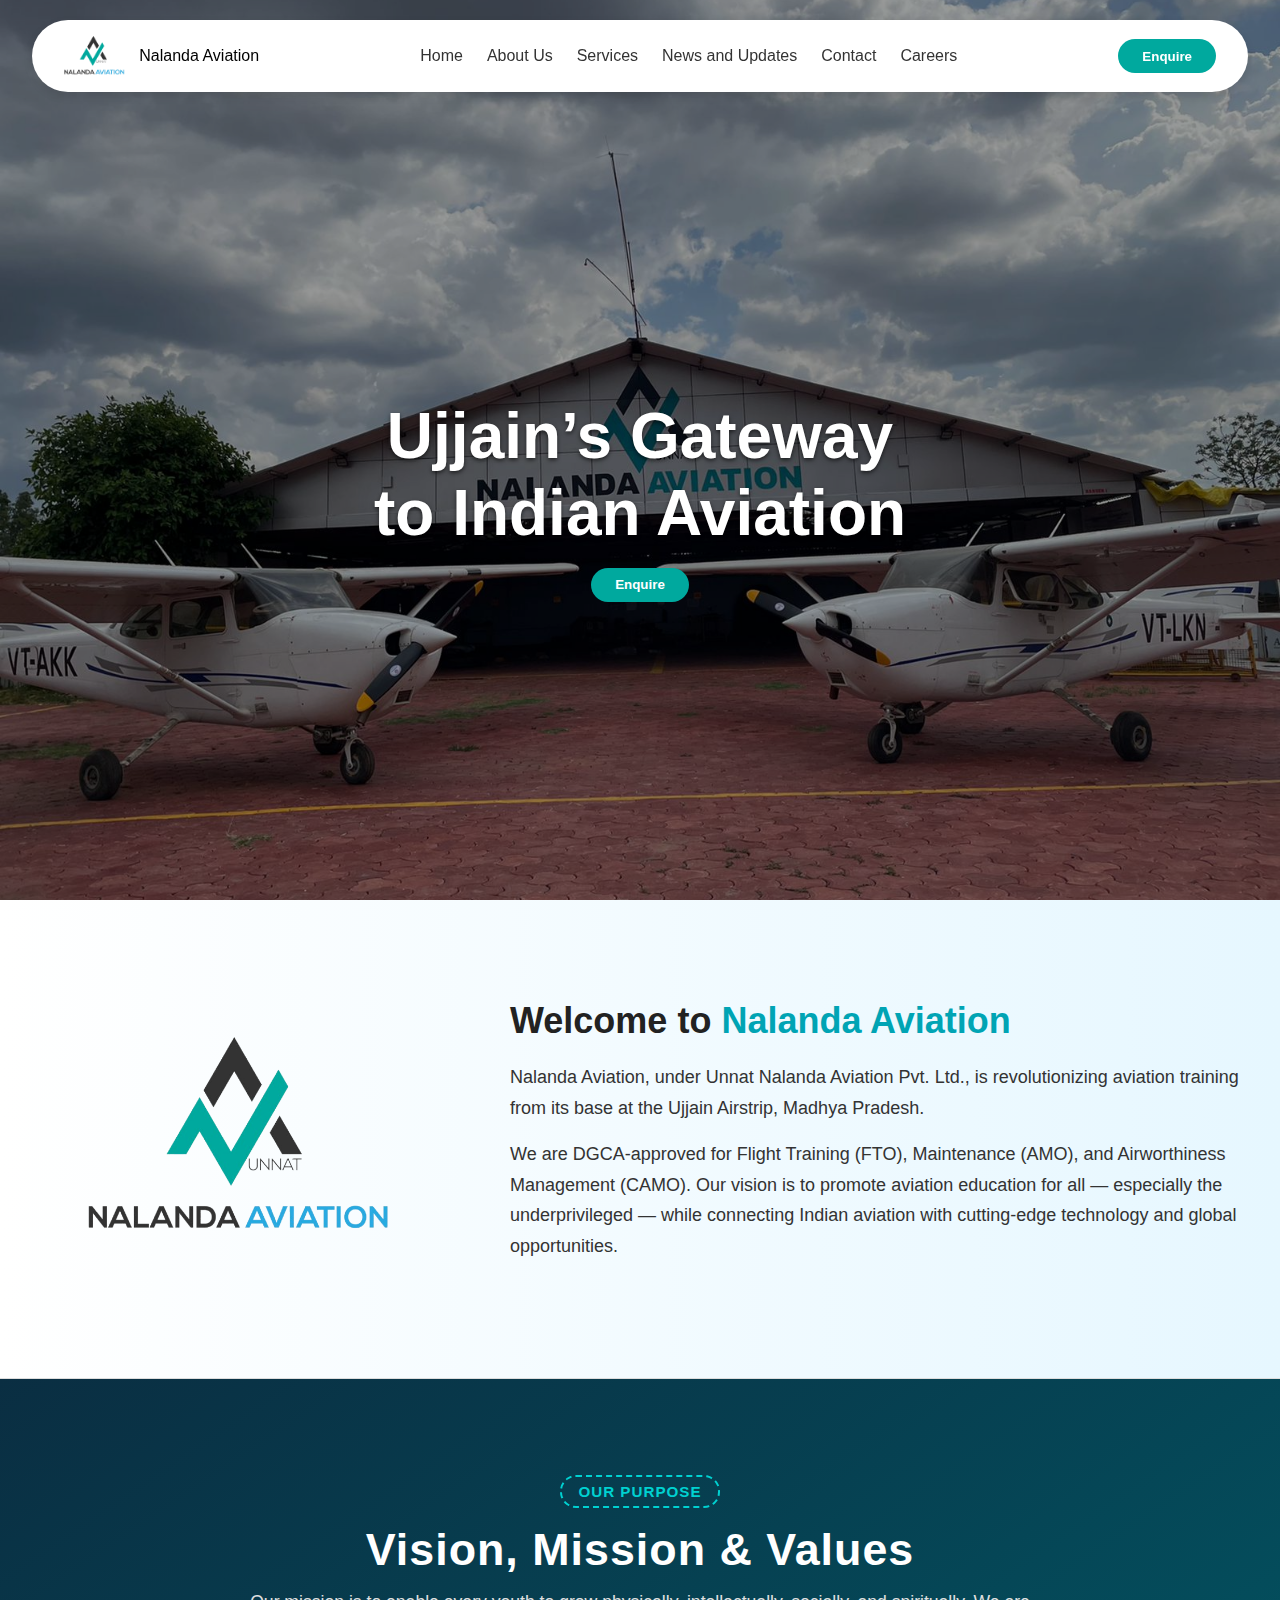
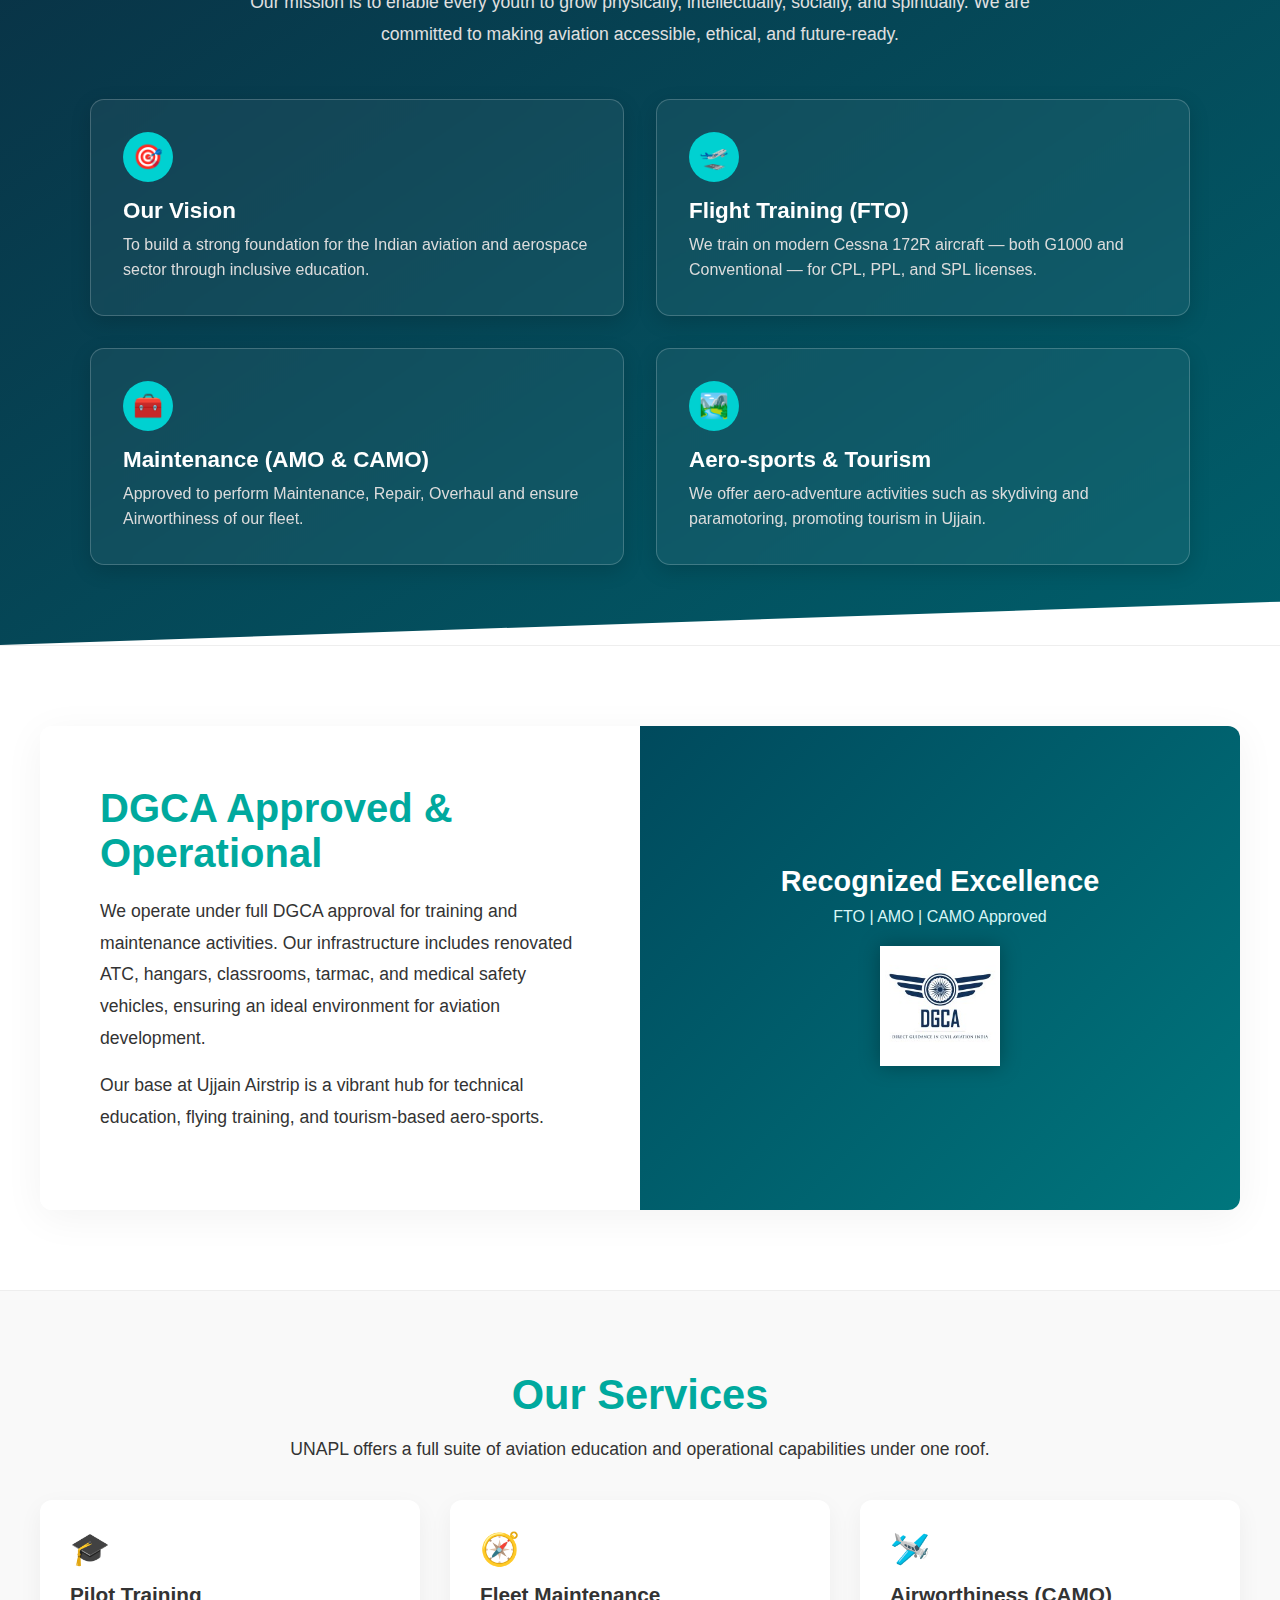
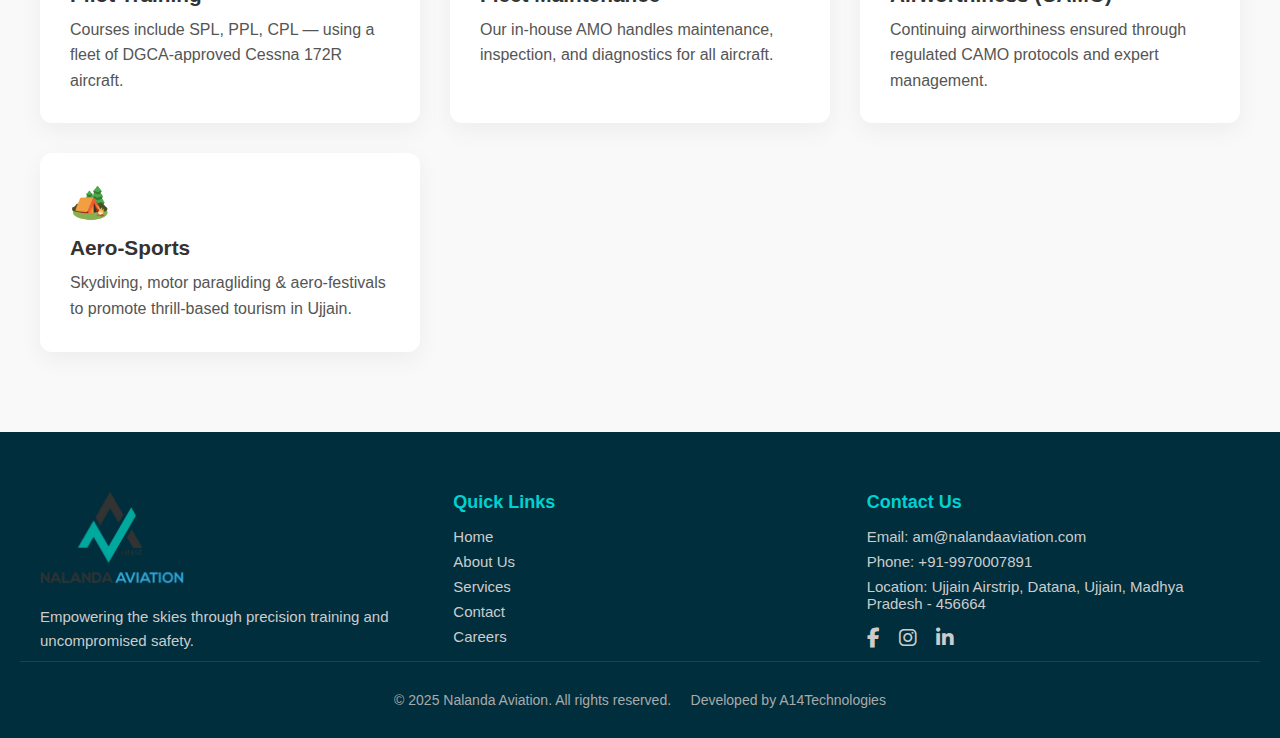
<file: index.html>
<!DOCTYPE html>
<html lang="en">
  <head>
    <meta charset="UTF-8" />
    <meta name="viewport" content="width=device-width, initial-scale=1.0" />
    <title>Nalanda Aviation</title>
    <link rel="stylesheet" href="style.css" />
    <link
      href="https://cdnjs.cloudflare.com/ajax/libs/font-awesome/6.5.0/css/all.min.css"
      rel="stylesheet"
    />
    <link rel="icon" type="image/png" href="images/nalanda_logo_removebg.png" />
  </head>
  <body>
    <header class="navbar">
      <div class="logo">
        <img src="images/nalanda_logo_removebg.png" alt="Nalanda Logo" />
        <span>Nalanda Aviation</span>
      </div>
      <nav>
        <ul class="nav-links">
          <li><a href="index.html">Home</a></li>
          <li><a href="about_us.html">About Us</a></li>
          <li><a href="services.html">Services</a></li>
          <li><a href="#news">News and Updates</a></li>
          <li><a href="contact.html">Contact</a></li>
          <li><a href="#careers">Careers</a></li>
        </ul>
      </nav>
      <button class="enquire-btn">Enquire</button>
    </header>

    <section class="hero">
      <div class="overlay"></div>
      <div class="hero-content">
        <h1>Ujjain’s Gateway<br />to Indian Aviation</h1>
        <button class="enquire-btn">Enquire</button>
      </div>
    </section>

    <section class="welcome-section">
      <div class="welcome-container">
        <div class="welcome-left">
          <img
            src="images/nalanda_logo_removebg.png"
            alt="Nalanda Aviation Logo"
            class="welcome-logo"
          />
        </div>
        <div class="welcome-right">
          <h2>Welcome to <span>Nalanda Aviation</span></h2>
          <p>
            Nalanda Aviation, under Unnat Nalanda Aviation Pvt. Ltd., is
            revolutionizing aviation training from its base at the Ujjain
            Airstrip, Madhya Pradesh.
          </p>
          <p>
            We are DGCA-approved for Flight Training (FTO), Maintenance (AMO),
            and Airworthiness Management (CAMO). Our vision is to promote
            aviation education for all — especially the underprivileged — while
            connecting Indian aviation with cutting-edge technology and global
            opportunities.
          </p>
        </div>
      </div>
    </section>

    <section class="corevalues-section">
      <div class="corevalues-content">
        <span class="tagline">Our Purpose</span>
        <h2>Vision, Mission & Values</h2>
        <p class="intro">
          Our mission is to enable every youth to grow physically,
          intellectually, socially, and spiritually. We are committed to making
          aviation accessible, ethical, and future-ready.
        </p>

        <div class="features">
          <div class="feature">
            <div class="icon">🎯</div>
            <h4>Our Vision</h4>
            <p>
              To build a strong foundation for the Indian aviation and aerospace
              sector through inclusive education.
            </p>
          </div>
          <div class="feature">
            <div class="icon">🛫</div>
            <h4>Flight Training (FTO)</h4>
            <p>
              We train on modern Cessna 172R aircraft — both G1000 and
              Conventional — for CPL, PPL, and SPL licenses.
            </p>
          </div>
          <div class="feature">
            <div class="icon">🧰</div>
            <h4>Maintenance (AMO & CAMO)</h4>
            <p>
              Approved to perform Maintenance, Repair, Overhaul and ensure
              Airworthiness of our fleet.
            </p>
          </div>
          <div class="feature">
            <div class="icon">🏞️</div>
            <h4>Aero-sports & Tourism</h4>
            <p>
              We offer aero-adventure activities such as skydiving and
              paramotoring, promoting tourism in Ujjain.
            </p>
          </div>
        </div>
      </div>
    </section>

    <section class="dgca-section">
      <div class="dgca-container">
        <div class="dgca-left">
          <h2>DGCA Approved & Operational</h2>
          <p>
            We operate under full DGCA approval for training and maintenance
            activities. Our infrastructure includes renovated ATC, hangars,
            classrooms, tarmac, and medical safety vehicles, ensuring an ideal
            environment for aviation development.
          </p>
          <p>
            Our base at Ujjain Airstrip is a vibrant hub for technical
            education, flying training, and tourism-based aero-sports.
          </p>
        </div>
        <div class="dgca-right">
          <div class="badge-box">
            <h3>Recognized Excellence</h3>
            <p>FTO | AMO | CAMO Approved</p>
            <img
              src="images/dgca_badge.jpg"
              alt="DGCA Badge"
              class="dgca-badge"
            />
          </div>
        </div>
      </div>
    </section>

    <section class="services-section">
      <div class="services-container">
        <h2>Our Services</h2>
        <p class="intro">
          UNAPL offers a full suite of aviation education and operational
          capabilities under one roof.
        </p>

        <div class="service-grid">
          <div class="service-card">
            <div class="icon">🎓</div>
            <h4>Pilot Training</h4>
            <p>
              Courses include SPL, PPL, CPL — using a fleet of DGCA-approved
              Cessna 172R aircraft.
            </p>
          </div>
          <div class="service-card">
            <div class="icon">🧭</div>
            <h4>Fleet Maintenance</h4>
            <p>
              Our in-house AMO handles maintenance, inspection, and diagnostics
              for all aircraft.
            </p>
          </div>
          <div class="service-card">
            <div class="icon">🛩️</div>
            <h4>Airworthiness (CAMO)</h4>
            <p>
              Continuing airworthiness ensured through regulated CAMO protocols
              and expert management.
            </p>
          </div>
          <div class="service-card">
            <div class="icon">🏕️</div>
            <h4>Aero-Sports</h4>
            <p>
              Skydiving, motor paragliding & aero-festivals to promote
              thrill-based tourism in Ujjain.
            </p>
          </div>
        </div>
      </div>
    </section>

    <footer class="site-footer">
      <div class="footer-container">
        <div class="footer-col">
          <img
            src="images/nalanda_logo_removebg.png"
            alt="Nalanda Aviation Logo"
            class="footer-logo"
          />
          <p class="footer-tagline">
            Empowering the skies through precision training and uncompromised
            safety.
          </p>
        </div>

        <div class="footer-col">
          <h4>Quick Links</h4>
          <ul>
            <li><a href="index.html">Home</a></li>
            <li><a href="about_us.html">About Us</a></li>
            <li><a href="services.html">Services</a></li>
            <li><a href="contact.html">Contact</a></li>
            <li><a href="#careers">Careers</a></li>
          </ul>
        </div>

        <div class="footer-col">
          <h4>Contact Us</h4>
          <p>Email: am@nalandaaviation.com</p>
          <p>Phone: +91-9970007891</p>
          <p>
            Location: Ujjain Airstrip, Datana, Ujjain, Madhya Pradesh - 456664
          </p>
          <div class="social-icons">
            <a href="#"><i class="fab fa-facebook-f"></i></a>
            <a href="#"><i class="fab fa-instagram"></i></a>
            <a href="#"><i class="fab fa-linkedin-in"></i></a>
          </div>
        </div>
      </div>

      <div class="footer-bottom">
        <p>
          &copy; 2025 Nalanda Aviation. All rights reserved. &nbsp;&nbsp;&nbsp;
          <a href="https://www.a14technologies.com" target="_blank"
            >Developed by A14Technologies</a
          >
        </p>
      </div>
    </footer>
  </body>
</html>
</file>
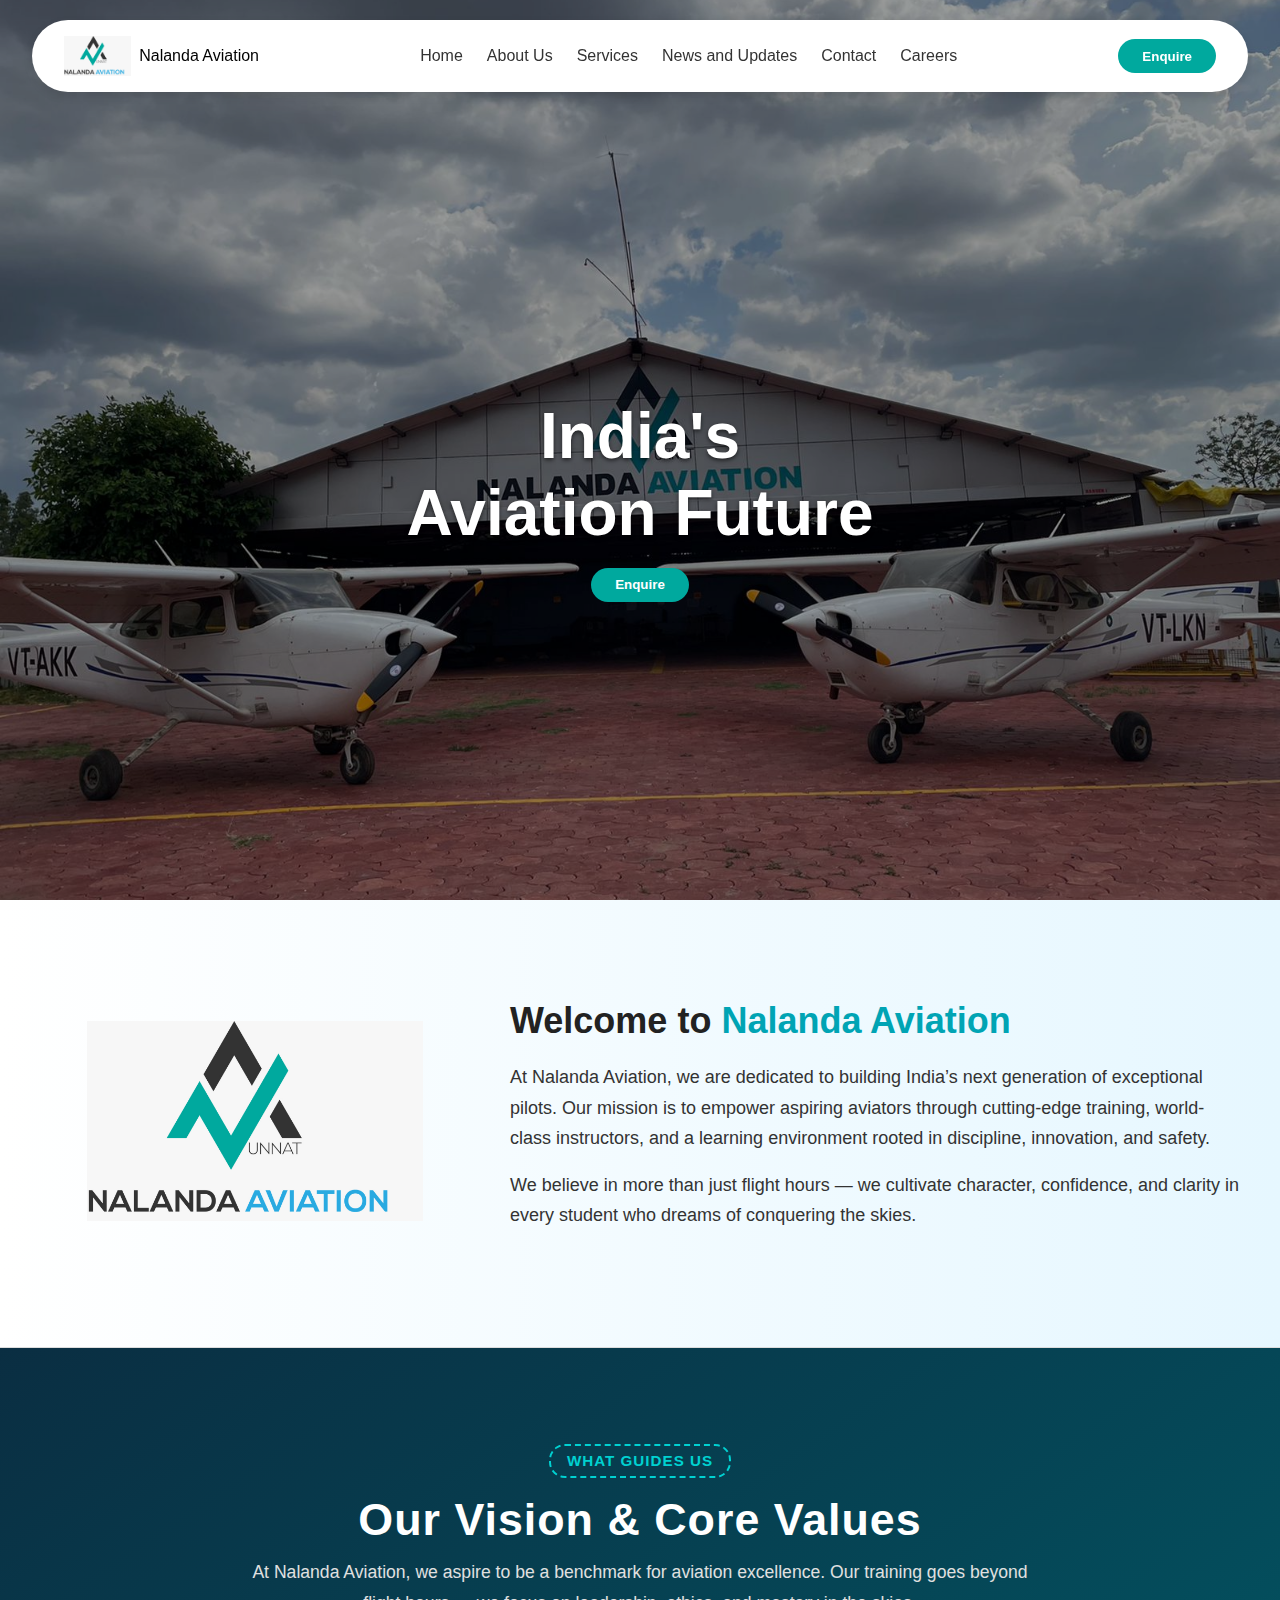
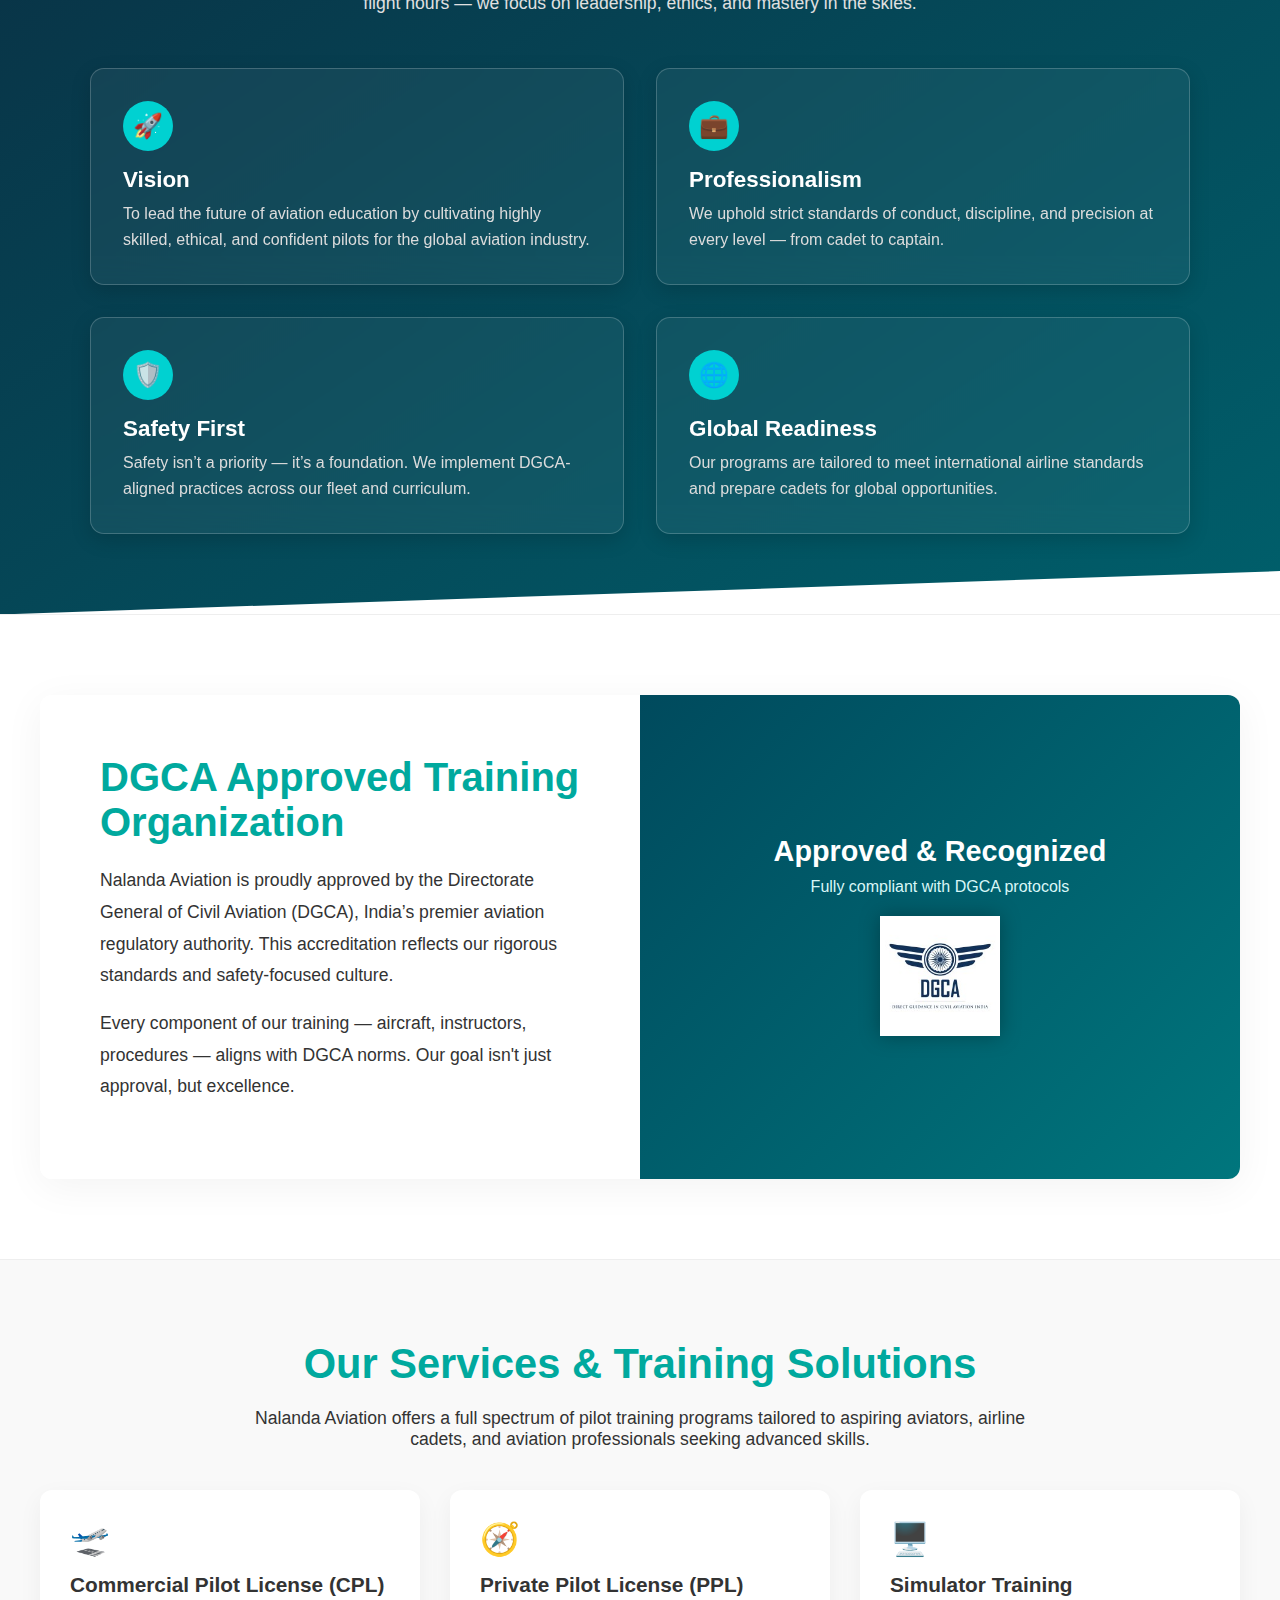
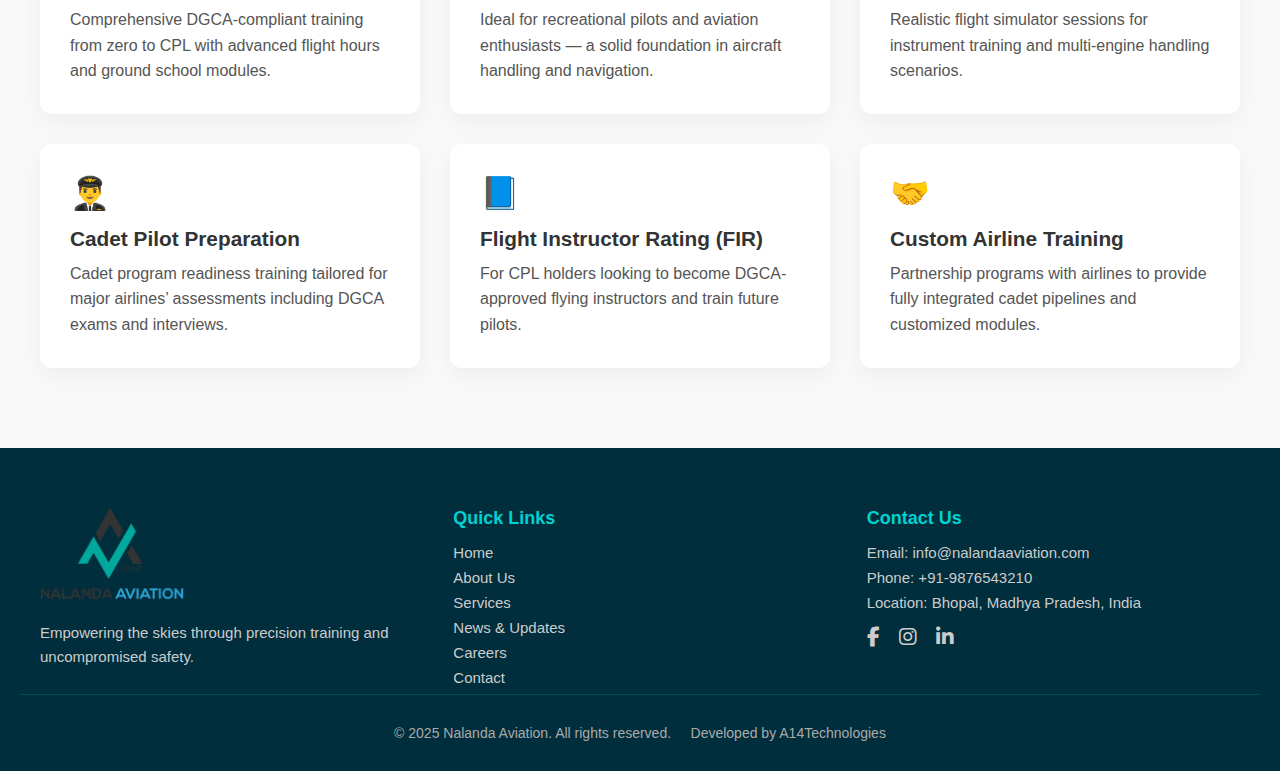
<file: nalanda aviation/index.html>
<!DOCTYPE html>
<html lang="en">
<head>
  <meta charset="UTF-8" />
  <meta name="viewport" content="width=device-width, initial-scale=1.0" />
  <title>Nalanda Aviation</title>
  <link rel="stylesheet" href="style.css" />
   <link
      href="https://cdnjs.cloudflare.com/ajax/libs/font-awesome/6.5.0/css/all.min.css"
      rel="stylesheet"
    />
    <link rel="icon" type="image/png" href="images/nalanda_logo_removebg.png">
</head>
<body>

  <header class="navbar">
    <div class="logo">
      <img src="images/nalanda_logo.jpg" alt="Nalanda Logo" />
      <span>Nalanda Aviation</span>
    </div>
    <nav>
  <ul class="nav-links">
    <li><a href="index.html">Home</a></li>
    <li><a href="about_us.html">About Us</a></li>
    <li><a href="services.html">Services</a></li>
    <li><a href="#news">News and Updates</a></li>
    <li><a href="#contact">Contact</a></li>
    <li><a href="#careers">Careers</a></li>
  </ul>
</nav>

    <button class="enquire-btn">Enquire</button>
  </header>

  <section class="hero">
    <div class="overlay"></div>
    <div class="hero-content">
      <h1>India's <br /> Aviation Future</h1>
      <button class="enquire-btn">Enquire</button>
    </div>
  </section>

  <section class="welcome-section">
  <div class="welcome-container">
    <div class="welcome-left">
      <img src="images/nalanda_logo.jpg" alt="Nalanda Aviation Logo" class="welcome-logo" />
    </div>
    <div class="welcome-right">
      <h2>Welcome to <span>Nalanda Aviation</span></h2>
      <p>
        At Nalanda Aviation, we are dedicated to building India’s next generation of exceptional pilots.
        Our mission is to empower aspiring aviators through cutting-edge training, world-class instructors,
        and a learning environment rooted in discipline, innovation, and safety.
      </p>
      <p>
        We believe in more than just flight hours — we cultivate character, confidence, and clarity in
        every student who dreams of conquering the skies.
      </p>
    </div>
  </div>
</section>

<section class="corevalues-section">
  <div class="corevalues-content">
    <span class="tagline">What Guides Us</span>
    <h2>Our Vision & Core Values</h2>
    <p class="intro">
      At Nalanda Aviation, we aspire to be a benchmark for aviation excellence. Our training goes beyond flight hours — we focus on leadership, ethics, and mastery in the skies.
    </p>

    <div class="features">
      <div class="feature">
        <div class="icon">🚀</div>
        <h4>Vision</h4>
        <p>To lead the future of aviation education by cultivating highly skilled, ethical, and confident pilots for the global aviation industry.</p>
      </div>

      <div class="feature">
        <div class="icon">💼</div>
        <h4>Professionalism</h4>
        <p>We uphold strict standards of conduct, discipline, and precision at every level — from cadet to captain.</p>
      </div>

      <div class="feature">
        <div class="icon">🛡️</div>
        <h4>Safety First</h4>
        <p>Safety isn’t a priority — it’s a foundation. We implement DGCA-aligned practices across our fleet and curriculum.</p>
      </div>

      <div class="feature">
        <div class="icon">🌐</div>
        <h4>Global Readiness</h4>
        <p>Our programs are tailored to meet international airline standards and prepare cadets for global opportunities.</p>
      </div>
    </div>
  </div>
</section>

<section class="dgca-section">
  <div class="dgca-container">
    <!-- Left (Light) -->
    <div class="dgca-left">
      <h2>DGCA Approved Training Organization</h2>
      <p>
        Nalanda Aviation is proudly approved by the Directorate General of Civil Aviation (DGCA), India’s premier aviation regulatory authority. This accreditation reflects our rigorous standards and safety-focused culture.
      </p>
      <p>
        Every component of our training — aircraft, instructors, procedures — aligns with DGCA norms. Our goal isn't just approval, but excellence.
      </p>
    </div>

    <!-- Right (Dark tone) -->
    <div class="dgca-right">
      <div class="badge-box">
        <h3>Approved & Recognized</h3>
        <p>Fully compliant with DGCA protocols</p>
        <img src="images/dgca_badge.jpg" alt="DGCA Badge" class="dgca-badge">
      </div>
    </div>
  </div>
</section>

<section class="services-section">
  <div class="services-container">
    <h2>Our Services & Training Solutions</h2>
    <p class="intro">
      Nalanda Aviation offers a full spectrum of pilot training programs tailored to aspiring aviators, airline cadets, and aviation professionals seeking advanced skills.
    </p>

    <div class="service-grid">
      <div class="service-card">
        <div class="icon">🛫</div>
        <h4>Commercial Pilot License (CPL)</h4>
        <p>Comprehensive DGCA-compliant training from zero to CPL with advanced flight hours and ground school modules.</p>
      </div>
      <div class="service-card">
        <div class="icon">🧭</div>
        <h4>Private Pilot License (PPL)</h4>
        <p>Ideal for recreational pilots and aviation enthusiasts — a solid foundation in aircraft handling and navigation.</p>
      </div>
      <div class="service-card">
        <div class="icon">🖥️</div>
        <h4>Simulator Training</h4>
        <p>Realistic flight simulator sessions for instrument training and multi-engine handling scenarios.</p>
      </div>
      <div class="service-card">
        <div class="icon">👨‍✈️</div>
        <h4>Cadet Pilot Preparation</h4>
        <p>Cadet program readiness training tailored for major airlines’ assessments including DGCA exams and interviews.</p>
      </div>
      <div class="service-card">
        <div class="icon">📘</div>
        <h4>Flight Instructor Rating (FIR)</h4>
        <p>For CPL holders looking to become DGCA-approved flying instructors and train future pilots.</p>
      </div>
      <div class="service-card">
        <div class="icon">🤝</div>
        <h4>Custom Airline Training</h4>
        <p>Partnership programs with airlines to provide fully integrated cadet pipelines and customized modules.</p>
      </div>
    </div>
  </div>
</section>

<footer class="site-footer">
  <div class="footer-container">
    <!-- Column 1: Logo and Tagline -->
    <div class="footer-col">
      <img src="images/nalanda_logo_removebg.png" alt="Nalanda Aviation Logo" class="footer-logo" />
      <p class="footer-tagline">Empowering the skies through precision training and uncompromised safety.</p>
    </div>

    <!-- Column 2: Quick Links -->
    <div class="footer-col">
      <h4>Quick Links</h4>
      <ul>
        <li><a href="index.html">Home</a></li>
        <li><a href="about_us.html">About Us</a></li>
        <li><a href="#services">Services</a></li>
        <li><a href="#news">News & Updates</a></li>
        <li><a href="#careers">Careers</a></li>
        <li><a href="#contact">Contact</a></li>
      </ul>
    </div>

    <!-- Column 3: Contact Info -->
    <div class="footer-col">
      <h4>Contact Us</h4>
      <p>Email: info@nalandaaviation.com</p>
      <p>Phone: +91-9876543210</p>
      <p>Location: Bhopal, Madhya Pradesh, India</p>
      <div class="social-icons">
  <a href="#" target="_blank"><i class="fab fa-facebook-f"></i></a>
  <a href="#" target="_blank"><i class="fab fa-instagram"></i></a>
  <a href="#" target="_blank"><i class="fab fa-linkedin-in"></i></a>
</div>

    </div>
  </div>

  <div class="footer-bottom">
   <p>
  &copy; 2025 Nalanda Aviation. All rights reserved. &nbsp;&nbsp;&nbsp;
  <a href="https://www.a14technologies.com" target="_blank">Developed by A14Technologies</a>
</p>

  </div>
</footer>


</body>
</html>
</file>
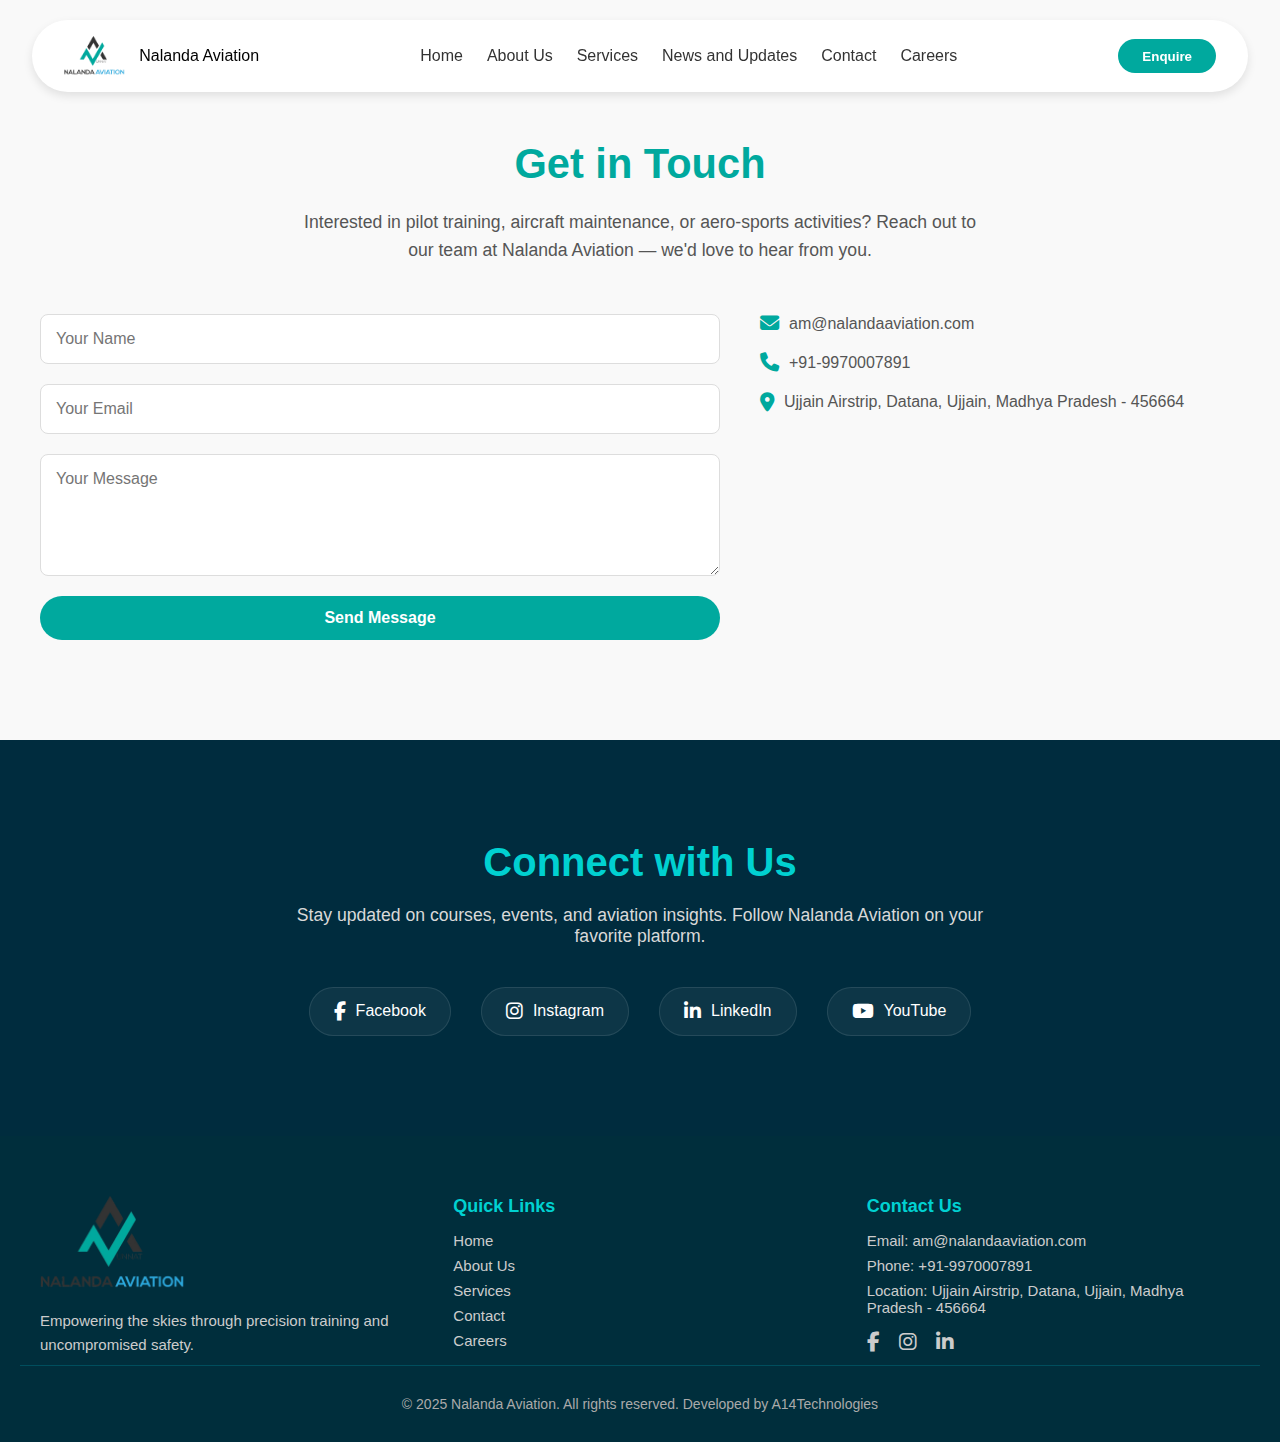
<file: contact.html>
<!DOCTYPE html>
<html lang="en">
  <head>
    <meta charset="UTF-8" />
    <meta name="viewport" content="width=device-width, initial-scale=1.0" />
    <title>Contact | Nalanda Aviation</title>
    <link rel="stylesheet" href="contact.css" />
    <link
      href="https://cdnjs.cloudflare.com/ajax/libs/font-awesome/6.5.0/css/all.min.css"
      rel="stylesheet"
    />
    <link rel="icon" type="image/png" href="images/nalanda_logo_removebg.png" />
  </head>
  <body>
    <header class="navbar">
      <div class="logo">
        <img src="images/nalanda_logo_removebg.png" alt="Nalanda Logo" />
        <span>Nalanda Aviation</span>
      </div>
      <nav>
        <ul class="nav-links">
          <li><a href="index.html">Home</a></li>
          <li><a href="about_us.html">About Us</a></li>
          <li><a href="services.html">Services</a></li>
          <li><a href="#news">News and Updates</a></li>
          <li><a href="contact.html">Contact</a></li>
          <li><a href="#careers">Careers</a></li>
        </ul>
      </nav>
      <button class="enquire-btn">Enquire</button>
    </header>

    <!-- Contact Form Section -->
    <section class="contact-section">
      <div class="contact-container">
        <h2>Get in Touch</h2>
        <p class="contact-intro">
          Interested in pilot training, aircraft maintenance, or aero-sports
          activities? Reach out to our team at Nalanda Aviation — we'd love to
          hear from you.
        </p>

        <div class="contact-grid">
          <!-- Contact Form -->
          <form class="contact-form">
            <input type="text" name="name" placeholder="Your Name" required />
            <input
              type="email"
              name="email"
              placeholder="Your Email"
              required
            />
            <textarea
              name="message"
              rows="5"
              placeholder="Your Message"
              required
            ></textarea>
            <button type="submit">Send Message</button>
          </form>

          <!-- Contact Info -->
          <div class="contact-info">
            <p><i class="fas fa-envelope"></i> am@nalandaaviation.com</p>
            <p><i class="fas fa-phone"></i> +91-9970007891</p>
            <p>
              <i class="fas fa-map-marker-alt"></i> Ujjain Airstrip, Datana,
              Ujjain, Madhya Pradesh - 456664
            </p>
          </div>
        </div>
      </div>
    </section>

    <!-- Social Media Section -->
    <section class="social-section">
      <div class="social-container">
        <h2>Connect with Us</h2>
        <p class="social-intro">
          Stay updated on courses, events, and aviation insights. Follow Nalanda
          Aviation on your favorite platform.
        </p>

        <div class="social-links">
          <a href="#"><i class="fab fa-facebook-f"></i> Facebook</a>
          <a href="#"><i class="fab fa-instagram"></i> Instagram</a>
          <a href="#"><i class="fab fa-linkedin-in"></i> LinkedIn</a>
          <a href="#"><i class="fab fa-youtube"></i> YouTube</a>
        </div>
      </div>
    </section>

    <!-- Footer -->
    <footer class="site-footer">
      <div class="footer-container">
        <div class="footer-col">
          <img
            src="images/nalanda_logo_removebg.png"
            alt="Nalanda Aviation Logo"
            class="footer-logo"
          />
          <p class="footer-tagline">
            Empowering the skies through precision training and uncompromised
            safety.
          </p>
        </div>

        <div class="footer-col">
          <h4>Quick Links</h4>
          <ul>
            <li><a href="index.html">Home</a></li>
            <li><a href="about_us.html">About Us</a></li>
            <li><a href="services.html">Services</a></li>
            <li><a href="contact.html">Contact</a></li>
            <li><a href="#careers">Careers</a></li>
          </ul>
        </div>

        <div class="footer-col">
          <h4>Contact Us</h4>
          <p>Email: am@nalandaaviation.com</p>
          <p>Phone: +91-9970007891</p>
          <p>
            Location: Ujjain Airstrip, Datana, Ujjain, Madhya Pradesh - 456664
          </p>
          <div class="social-icons">
            <a href="#"><i class="fab fa-facebook-f"></i></a>
            <a href="#"><i class="fab fa-instagram"></i></a>
            <a href="#"><i class="fab fa-linkedin-in"></i></a>
          </div>
        </div>
      </div>

      <div class="footer-bottom">
        <p>
          &copy; 2025 Nalanda Aviation. All rights reserved.
          <a href="https://www.a14technologies.com" target="_blank"
            >Developed by A14Technologies</a
          >
        </p>
      </div>
    </footer>
  </body>
</html>
</file>
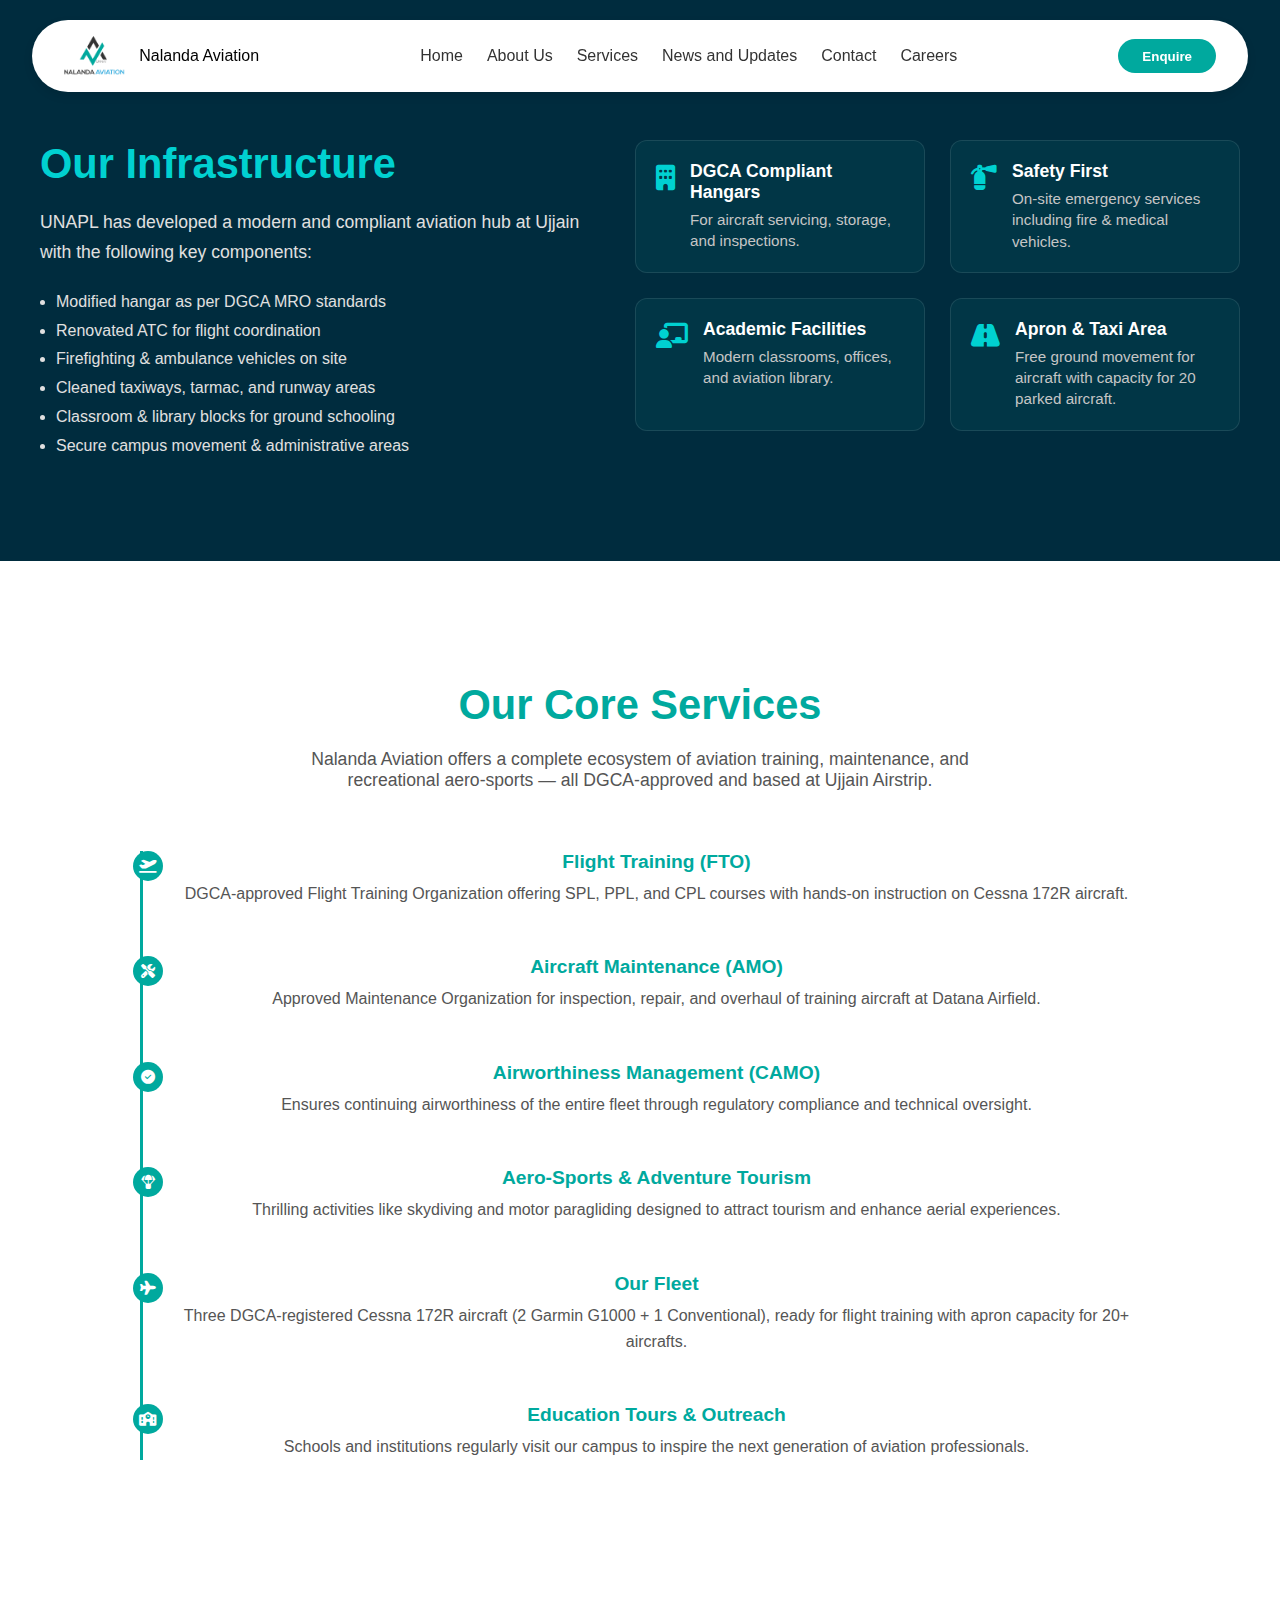
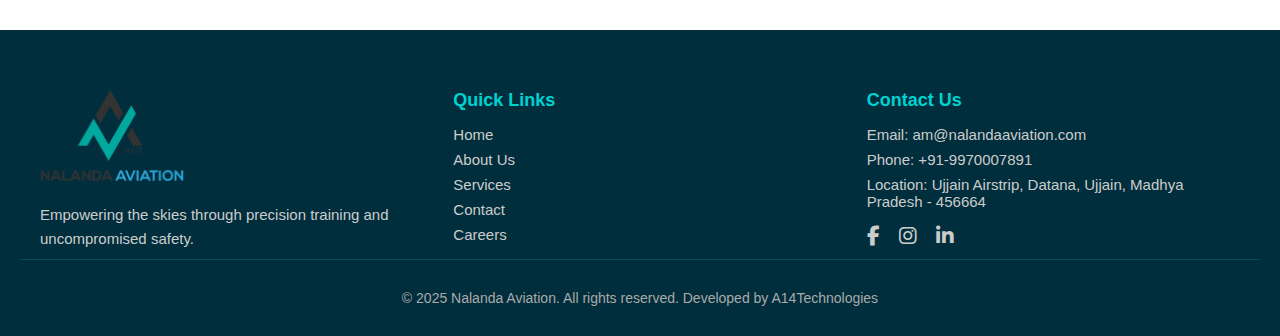
<file: services.html>
<!DOCTYPE html>
<html lang="en">
  <head>
    <meta charset="UTF-8" />
    <meta name="viewport" content="width=device-width, initial-scale=1.0" />
    <title>Services | Nalanda Aviation</title>
    <link rel="stylesheet" href="services.css" />
    <link
      href="https://cdnjs.cloudflare.com/ajax/libs/font-awesome/6.5.0/css/all.min.css"
      rel="stylesheet"
    />
    <link rel="icon" type="image/png" href="images/nalanda_logo_removebg.png" />
  </head>
  <body>
    <header class="navbar">
      <div class="logo">
        <img src="images/nalanda_logo_removebg.png" alt="Nalanda Logo" />
        <span>Nalanda Aviation</span>
      </div>
      <nav>
        <ul class="nav-links">
          <li><a href="index.html">Home</a></li>
          <li><a href="about_us.html">About Us</a></li>
          <li><a href="services.html">Services</a></li>
          <li><a href="#news">News and Updates</a></li>
          <li><a href="contact.html">Contact</a></li>
          <li><a href="#careers">Careers</a></li>
        </ul>
      </nav>
      <button class="enquire-btn">Enquire</button>
    </header>

    <!-- Infrastructure Highlights -->
    <section class="maintenance-section">
      <div class="maintenance-container">
        <div class="maintenance-left">
          <h2>Our Infrastructure</h2>
          <p>
            UNAPL has developed a modern and compliant aviation hub at Ujjain
            with the following key components:
          </p>
          <ul style="color: #e0e0e0; padding-left: 1rem; line-height: 1.8">
            <li>Modified hangar as per DGCA MRO standards</li>
            <li>Renovated ATC for flight coordination</li>
            <li>Firefighting & ambulance vehicles on site</li>
            <li>Cleaned taxiways, tarmac, and runway areas</li>
            <li>Classroom & library blocks for ground schooling</li>
            <li>Secure campus movement & administrative areas</li>
          </ul>
        </div>

        <div class="maintenance-right">
          <div class="feature-box">
            <i class="fas fa-building"></i>
            <div>
              <h4>DGCA Compliant Hangars</h4>
              <p>For aircraft servicing, storage, and inspections.</p>
            </div>
          </div>
          <div class="feature-box">
            <i class="fas fa-fire-extinguisher"></i>
            <div>
              <h4>Safety First</h4>
              <p>
                On-site emergency services including fire & medical vehicles.
              </p>
            </div>
          </div>
          <div class="feature-box">
            <i class="fas fa-chalkboard-teacher"></i>
            <div>
              <h4>Academic Facilities</h4>
              <p>Modern classrooms, offices, and aviation library.</p>
            </div>
          </div>
          <div class="feature-box">
            <i class="fas fa-road"></i>
            <div>
              <h4>Apron & Taxi Area</h4>
              <p>
                Free ground movement for aircraft with capacity for 20 parked
                aircraft.
              </p>
            </div>
          </div>
        </div>
      </div>
    </section>

    <!-- Aviation Services Overview -->
    <section class="pilot-timeline-section">
      <div class="pilot-timeline-container">
        <h2>Our Core Services</h2>
        <p class="intro">
          Nalanda Aviation offers a complete ecosystem of aviation training,
          maintenance, and recreational aero-sports — all DGCA-approved and
          based at Ujjain Airstrip.
        </p>

        <div class="timeline">
          <div class="timeline-item">
            <div class="timeline-icon">
              <i class="fas fa-plane-departure"></i>
            </div>
            <div class="timeline-content">
              <h4>Flight Training (FTO)</h4>
              <p>
                DGCA-approved Flight Training Organization offering SPL, PPL,
                and CPL courses with hands-on instruction on Cessna 172R
                aircraft.
              </p>
            </div>
          </div>

          <div class="timeline-item">
            <div class="timeline-icon"><i class="fas fa-tools"></i></div>
            <div class="timeline-content">
              <h4>Aircraft Maintenance (AMO)</h4>
              <p>
                Approved Maintenance Organization for inspection, repair, and
                overhaul of training aircraft at Datana Airfield.
              </p>
            </div>
          </div>

          <div class="timeline-item">
            <div class="timeline-icon"><i class="fas fa-check-circle"></i></div>
            <div class="timeline-content">
              <h4>Airworthiness Management (CAMO)</h4>
              <p>
                Ensures continuing airworthiness of the entire fleet through
                regulatory compliance and technical oversight.
              </p>
            </div>
          </div>

          <div class="timeline-item">
            <div class="timeline-icon">
              <i class="fas fa-parachute-box"></i>
            </div>
            <div class="timeline-content">
              <h4>Aero-Sports & Adventure Tourism</h4>
              <p>
                Thrilling activities like skydiving and motor paragliding
                designed to attract tourism and enhance aerial experiences.
              </p>
            </div>
          </div>

          <div class="timeline-item">
            <div class="timeline-icon"><i class="fas fa-plane"></i></div>
            <div class="timeline-content">
              <h4>Our Fleet</h4>
              <p>
                Three DGCA-registered Cessna 172R aircraft (2 Garmin G1000 + 1
                Conventional), ready for flight training with apron capacity for
                20+ aircrafts.
              </p>
            </div>
          </div>

          <div class="timeline-item">
            <div class="timeline-icon"><i class="fas fa-school"></i></div>
            <div class="timeline-content">
              <h4>Education Tours & Outreach</h4>
              <p>
                Schools and institutions regularly visit our campus to inspire
                the next generation of aviation professionals.
              </p>
            </div>
          </div>
        </div>
      </div>
    </section>

    <!-- Footer -->
    <footer class="site-footer">
      <div class="footer-container">
        <div class="footer-col">
          <img
            src="images/nalanda_logo_removebg.png"
            alt="Nalanda Aviation Logo"
            class="footer-logo"
          />
          <p class="footer-tagline">
            Empowering the skies through precision training and uncompromised
            safety.
          </p>
        </div>

        <div class="footer-col">
          <h4>Quick Links</h4>
          <ul>
            <li><a href="index.html">Home</a></li>
            <li><a href="about_us.html">About Us</a></li>
            <li><a href="services.html">Services</a></li>
            <li><a href="contact.html">Contact</a></li>
            <li><a href="#careers">Careers</a></li>
          </ul>
        </div>

        <div class="footer-col">
          <h4>Contact Us</h4>
          <p>Email: am@nalandaaviation.com</p>
          <p>Phone: +91-9970007891</p>
          <p>
            Location: Ujjain Airstrip, Datana, Ujjain, Madhya Pradesh - 456664
          </p>
          <div class="social-icons">
            <a href="#"><i class="fab fa-facebook-f"></i></a>
            <a href="#"><i class="fab fa-instagram"></i></a>
            <a href="#"><i class="fab fa-linkedin-in"></i></a>
          </div>
        </div>
      </div>

      <div class="footer-bottom">
        <p>
          &copy; 2025 Nalanda Aviation. All rights reserved.
          <a href="https://www.a14technologies.com" target="_blank"
            >Developed by A14Technologies</a
          >
        </p>
      </div>
    </footer>
  </body>
</html>
</file>
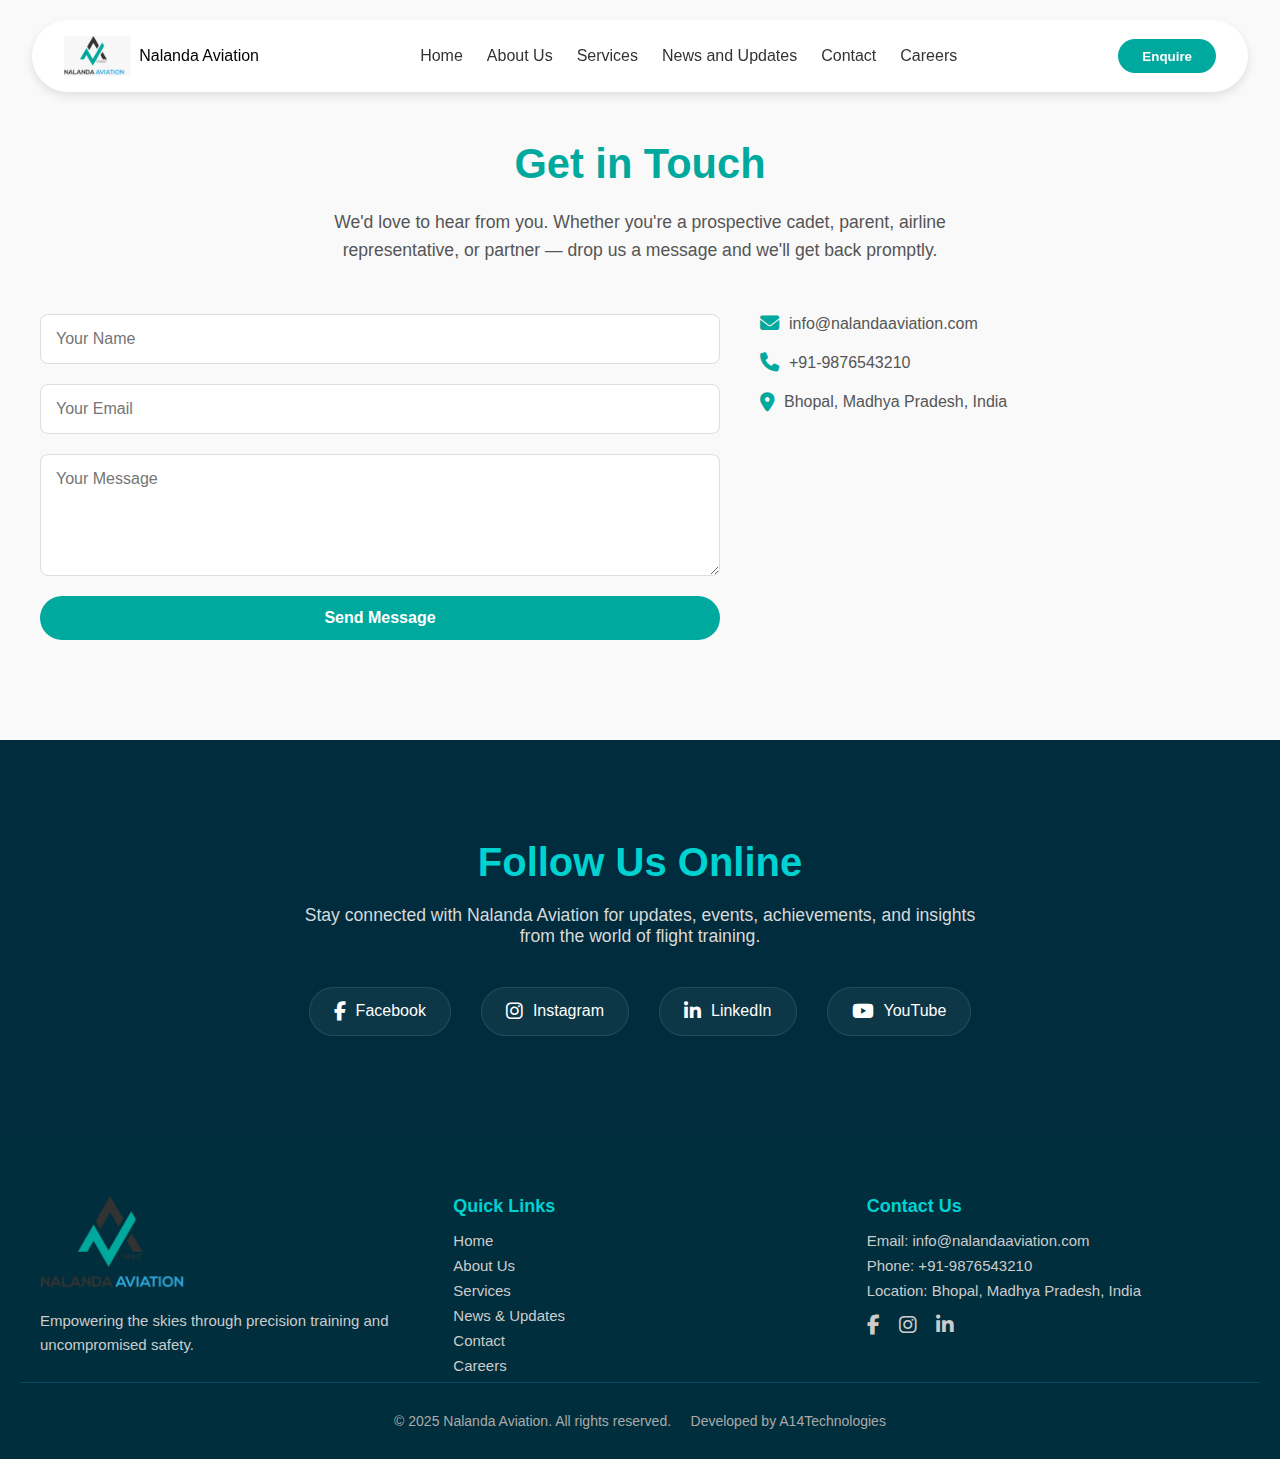
<file: nalanda aviation/contact.html>
<!DOCTYPE html>
<html lang="en">
<head>
  <meta charset="UTF-8" />
  <meta name="viewport" content="width=device-width, initial-scale=1.0" />
  <title>Contact | Nalanda Aviation</title>
  <link rel="stylesheet" href="contact.css" />
  <link
      href="https://cdnjs.cloudflare.com/ajax/libs/font-awesome/6.5.0/css/all.min.css"
      rel="stylesheet"
    />
    <link rel="icon" type="image/png" href="images/nalanda_logo_removebg.png"></head>
<body>
 
  <header class="navbar">
    <div class="logo">
      <img src="images/nalanda_logo.jpg" alt="Nalanda Logo" />
      <span>Nalanda Aviation</span>
    </div>
    <nav>
  <ul class="nav-links">
    <li><a href="index.html">Home</a></li>
    <li><a href="about_us.html">About Us</a></li>
    <li><a href="services.html">Services</a></li>
    <li><a href="#news">News and Updates</a></li>
    <li><a href="contact.html">Contact</a></li>
    <li><a href="#careers">Careers</a></li>
  </ul>
</nav>

    <button class="enquire-btn">Enquire</button>
  </header>


  <!-- Get in Touch Section -->
  <section class="contact-section">
    <div class="contact-container">
      <h2>Get in Touch</h2>
      <p class="contact-intro">
        We'd love to hear from you. Whether you're a prospective cadet, parent,
        airline representative, or partner — drop us a message and we'll get back promptly.
      </p>

      <div class="contact-grid">
        <!-- Contact Form -->
        <form class="contact-form">
          <input type="text" name="name" placeholder="Your Name" required />
          <input type="email" name="email" placeholder="Your Email" required />
          <textarea name="message" rows="5" placeholder="Your Message" required></textarea>
          <button type="submit">Send Message</button>
        </form>

        <!-- Contact Info -->
        <div class="contact-info">
          <p><i class="fas fa-envelope"></i> info@nalandaaviation.com</p>
          <p><i class="fas fa-phone"></i> +91-9876543210</p>
          <p><i class="fas fa-map-marker-alt"></i> Bhopal, Madhya Pradesh, India</p>
        </div>
      </div>
    </div>
  </section>

  <section class="social-section">
  <div class="social-container">
    <h2>Follow Us Online</h2>
    <p class="social-intro">
      Stay connected with Nalanda Aviation for updates, events, achievements, and insights from the world of flight training.
    </p>

    <div class="social-links">
      <a href="#" target="_blank"><i class="fab fa-facebook-f"></i> Facebook</a>
      <a href="#" target="_blank"><i class="fab fa-instagram"></i> Instagram</a>
      <a href="#" target="_blank"><i class="fab fa-linkedin-in"></i> LinkedIn</a>
      <a href="#" target="_blank"><i class="fab fa-youtube"></i> YouTube</a>
    </div>
  </div>
</section>


  <footer class="site-footer">
  <div class="footer-container">
    <!-- Column 1: Logo and Tagline -->
    <div class="footer-col">
      <img src="images/nalanda_logo_removebg.png" alt="Nalanda Aviation Logo" class="footer-logo" />
      <p class="footer-tagline">Empowering the skies through precision training and uncompromised safety.</p>
    </div>

    <!-- Column 2: Quick Links -->
    <div class="footer-col">
      <h4>Quick Links</h4>
      <ul>
          <li><a href="index.html">Home</a></li>
          <li><a href="about_us.html">About Us</a></li>
          <li><a href="services.html">Services</a></li>
          <li><a href="#news">News & Updates</a></li>
          <li><a href="contact.html">Contact</a></li>
          <li><a href="#careers">Careers</a></li>
        </ul>
    </div>

    <!-- Column 3: Contact Info -->
    <div class="footer-col">
      <h4>Contact Us</h4>
      <p>Email: info@nalandaaviation.com</p>
      <p>Phone: +91-9876543210</p>
      <p>Location: Bhopal, Madhya Pradesh, India</p>
      <div class="social-icons">
  <a href="#" target="_blank"><i class="fab fa-facebook-f"></i></a>
  <a href="#" target="_blank"><i class="fab fa-instagram"></i></a>
  <a href="#" target="_blank"><i class="fab fa-linkedin-in"></i></a>
</div>

    </div>
  </div>

  <div class="footer-bottom">
   <p>
  &copy; 2025 Nalanda Aviation. All rights reserved. &nbsp;&nbsp;&nbsp;
  <a href="https://www.a14technologies.com" target="_blank">Developed by A14Technologies</a>
</p>

  </div>
</footer>

</body>
</html>
</file>
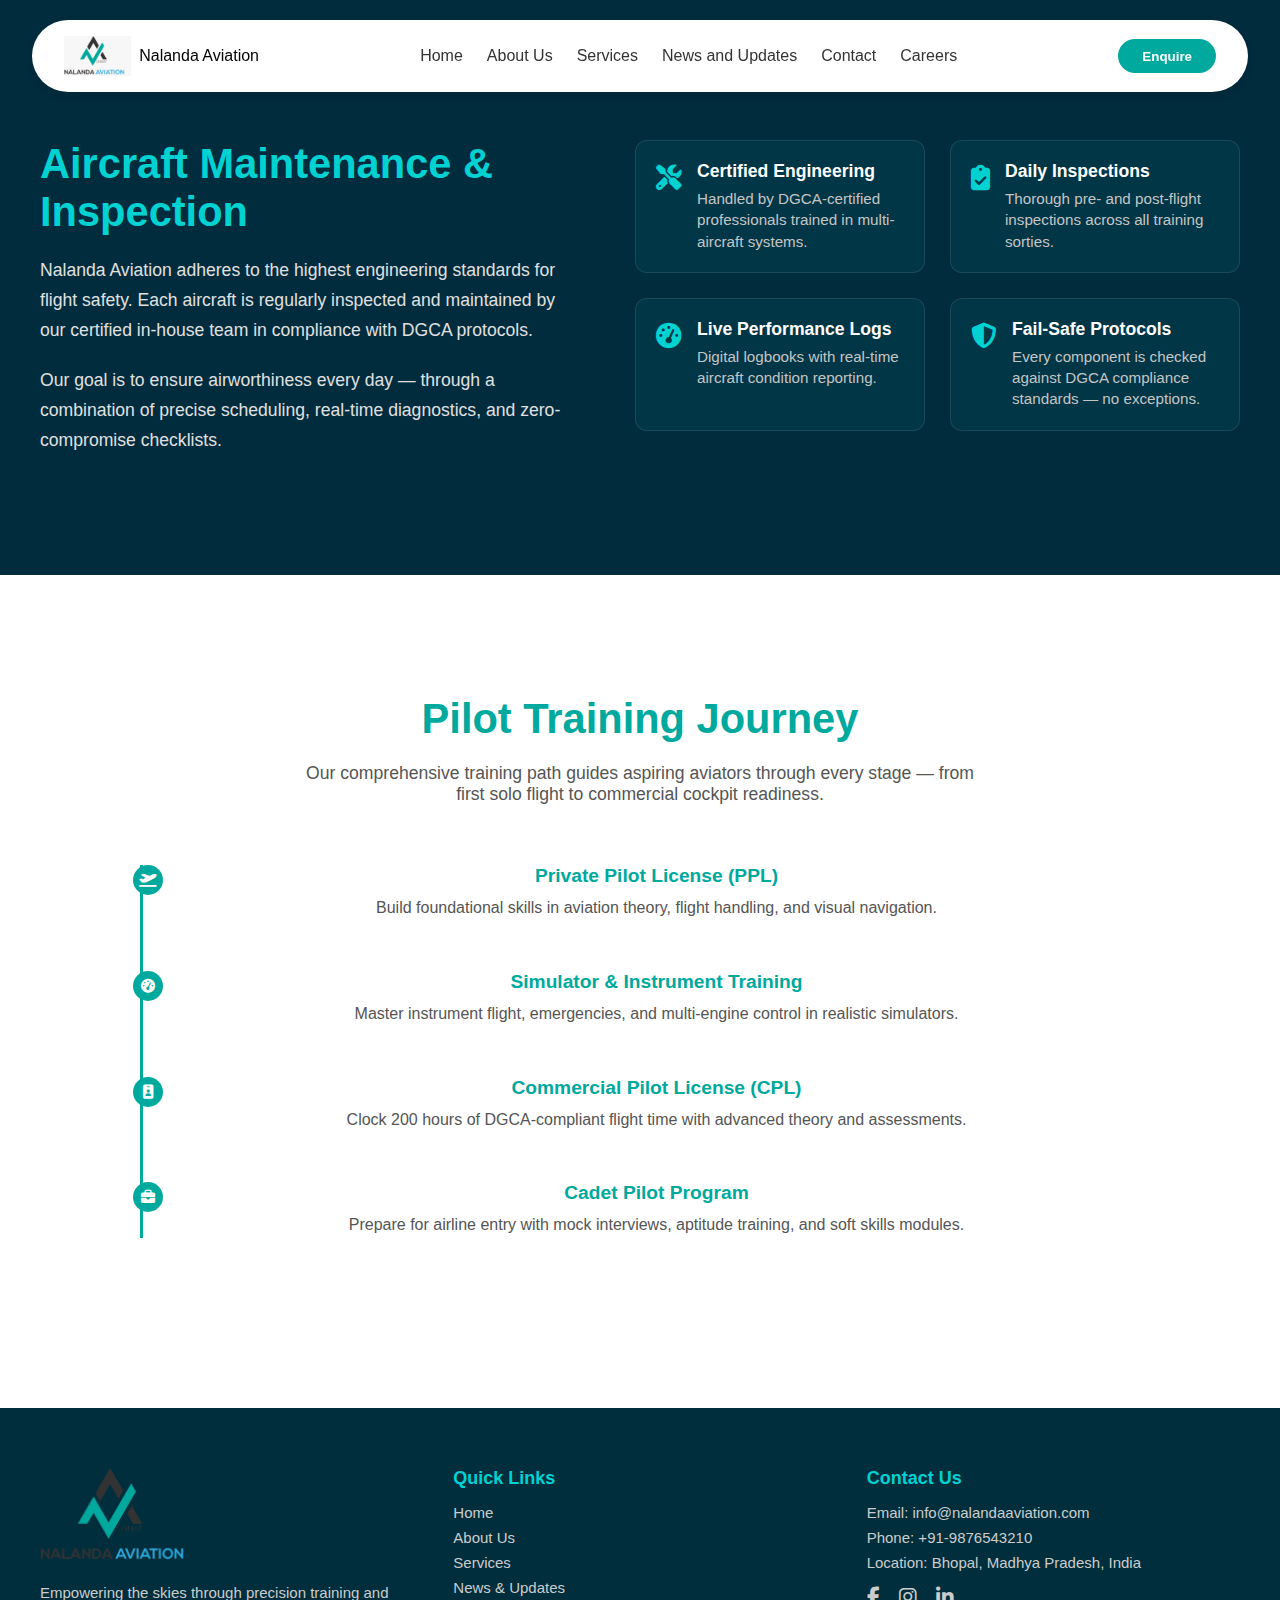
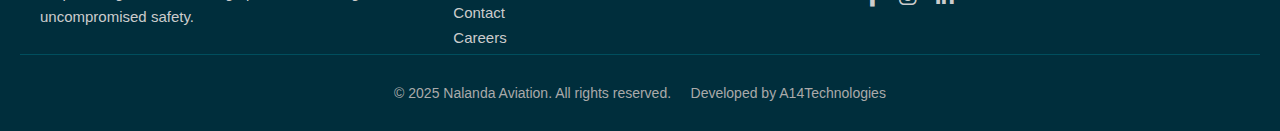
<file: nalanda aviation/services.html>
<!DOCTYPE html>
<html lang="en">
<head>
  <meta charset="UTF-8" />
  <meta name="viewport" content="width=device-width, initial-scale=1.0" />
  <title>Nalanda Aviation</title>
  <link rel="stylesheet" href="services.css" />
   <link
      href="https://cdnjs.cloudflare.com/ajax/libs/font-awesome/6.5.0/css/all.min.css"
      rel="stylesheet"
    />
    <link rel="icon" type="image/png" href="images/nalanda_logo_removebg.png">
</head>
<body>

  <header class="navbar">
    <div class="logo">
      <img src="images/nalanda_logo.jpg" alt="Nalanda Logo" />
      <span>Nalanda Aviation</span>
    </div>
    <nav>
  <ul class="nav-links">
    <li><a href="index.html">Home</a></li>
    <li><a href="about_us.html">About Us</a></li>
    <li><a href="services.html">Services</a></li>
    <li><a href="#news">News and Updates</a></li>
    <li><a href="contact.html">Contact</a></li>
    <li><a href="#careers">Careers</a></li>
  </ul>
</nav>

    <button class="enquire-btn">Enquire</button>
  </header>

<section class="maintenance-section">
  <div class="maintenance-container">
    <div class="maintenance-left">
      <h2>Aircraft Maintenance & Inspection</h2>
      <p>
        Nalanda Aviation adheres to the highest engineering standards for flight safety. Each aircraft is regularly inspected and maintained by our certified in-house team in compliance with DGCA protocols.
      </p>
      <p>
        Our goal is to ensure airworthiness every day — through a combination of precise scheduling, real-time diagnostics, and zero-compromise checklists.
      </p>
    </div>

    <div class="maintenance-right">
      <div class="feature-box">
        <i class="fas fa-tools"></i>
        <div>
          <h4>Certified Engineering</h4>
          <p>Handled by DGCA-certified professionals trained in multi-aircraft systems.</p>
        </div>
      </div>

      <div class="feature-box">
        <i class="fas fa-clipboard-check"></i>
        <div>
          <h4>Daily Inspections</h4>
          <p>Thorough pre- and post-flight inspections across all training sorties.</p>
        </div>
      </div>

      <div class="feature-box">
        <i class="fas fa-tachometer-alt"></i>
        <div>
          <h4>Live Performance Logs</h4>
          <p>Digital logbooks with real-time aircraft condition reporting.</p>
        </div>
      </div>

      <div class="feature-box">
        <i class="fas fa-shield-alt"></i>
        <div>
          <h4>Fail-Safe Protocols</h4>
          <p>Every component is checked against DGCA compliance standards — no exceptions.</p>
        </div>
      </div>
    </div>
  </div>
</section>

<section class="pilot-timeline-section">
  <div class="pilot-timeline-container">
    <h2>Pilot Training Journey</h2>
    <p class="intro">
      Our comprehensive training path guides aspiring aviators through every stage — from first solo flight to commercial cockpit readiness.
    </p>

    <div class="timeline">
      <div class="timeline-item">
        <div class="timeline-icon"><i class="fas fa-plane-departure"></i></div>
        <div class="timeline-content">
          <h4>Private Pilot License (PPL)</h4>
          <p>Build foundational skills in aviation theory, flight handling, and visual navigation.</p>
        </div>
      </div>

      <div class="timeline-item">
        <div class="timeline-icon"><i class="fas fa-tachometer-alt"></i></div>
        <div class="timeline-content">
          <h4>Simulator & Instrument Training</h4>
          <p>Master instrument flight, emergencies, and multi-engine control in realistic simulators.</p>
        </div>
      </div>

      <div class="timeline-item">
        <div class="timeline-icon"><i class="fas fa-id-badge"></i></div>
        <div class="timeline-content">
          <h4>Commercial Pilot License (CPL)</h4>
          <p>Clock 200 hours of DGCA-compliant flight time with advanced theory and assessments.</p>
        </div>
      </div>

      <div class="timeline-item">
        <div class="timeline-icon"><i class="fas fa-briefcase"></i></div>
        <div class="timeline-content">
          <h4>Cadet Pilot Program</h4>
          <p>Prepare for airline entry with mock interviews, aptitude training, and soft skills modules.</p>
        </div>
      </div>
    </div>
  </div>
</section>



<footer class="site-footer">
  <div class="footer-container">
    <!-- Column 1: Logo and Tagline -->
    <div class="footer-col">
      <img src="images/nalanda_logo_removebg.png" alt="Nalanda Aviation Logo" class="footer-logo" />
      <p class="footer-tagline">Empowering the skies through precision training and uncompromised safety.</p>
    </div>

    <!-- Column 2: Quick Links -->
    <div class="footer-col">
      <h4>Quick Links</h4>
      <ul>
          <li><a href="index.html">Home</a></li>
          <li><a href="about_us.html">About Us</a></li>
          <li><a href="services.html">Services</a></li>
          <li><a href="#news">News & Updates</a></li>
          <li><a href="contact.html">Contact</a></li>
          <li><a href="#careers">Careers</a></li>
        </ul>
    </div>

    <!-- Column 3: Contact Info -->
    <div class="footer-col">
      <h4>Contact Us</h4>
      <p>Email: info@nalandaaviation.com</p>
      <p>Phone: +91-9876543210</p>
      <p>Location: Bhopal, Madhya Pradesh, India</p>
      <div class="social-icons">
  <a href="#" target="_blank"><i class="fab fa-facebook-f"></i></a>
  <a href="#" target="_blank"><i class="fab fa-instagram"></i></a>
  <a href="#" target="_blank"><i class="fab fa-linkedin-in"></i></a>
</div>

    </div>
  </div>

  <div class="footer-bottom">
   <p>
  &copy; 2025 Nalanda Aviation. All rights reserved. &nbsp;&nbsp;&nbsp;
  <a href="https://www.a14technologies.com" target="_blank">Developed by A14Technologies</a>
</p>

  </div>
</footer>


</body>
</html>
</file>
<file: style.css>
* {
  margin: 0;
  padding: 0;
  box-sizing: border-box;
}

body {
  font-family: 'Segoe UI', sans-serif;
}

.navbar {
  position: fixed;
  top: 20px; /* ← space from top */
  left: 50%;
  transform: translateX(-50%);
  display: flex;
  align-items: center;
  justify-content: space-between;
  width: 95%;
  padding: 1rem 2rem;
  background: white;
  border-radius: 50px;
  box-shadow: 0 4px 10px rgba(0, 0, 0, 0.1);
  z-index: 1000;
  max-width: 1400px;
}

.logo {
  display: flex;
  align-items: center;
  gap: 0.5rem;
  flex: 0 0 auto;
}

.nav-center {
  flex: 1;
  display: flex;
  justify-content: center;
}

.nav-links {
  display: flex;
  list-style: none;
  gap: 2.5rem; /* ← increased spacing */
  font-size: 1rem;
}

.nav-links li a {
  text-decoration: none;
  color: #333;
  font-weight: 500;
  transition: color 0.3s ease;
}

.nav-links li a:hover {
  color: #00a99e; /* matches brand color on hover */
}


.nav-action {
  flex: 0 0 auto;
}


.logo {
  display: flex;
  align-items: center;
  gap: 0.5rem;
}

.logo img {
  height: 40px;
}

.nav-links {
  display: flex;
  list-style: none;
  gap: 1.5rem;
  font-size: 1rem;
}

.enquire-btn {
  background-color: #00a99e;
  color: white;
  padding: 0.6rem 1.5rem;
  border: none;
  border-radius: 30px;
  font-weight: bold;
  cursor: pointer;
  transition: background 0.3s;
}

.enquire-btn:hover {
  background-color: #333333;
}

.hero {
  height: 100vh;
  background: url('images/nalanda_hero.jpg') center center/cover no-repeat;
  position: relative;
  display: flex;
  align-items: center;
  justify-content: center;
  padding-top: 100px;
}

.overlay {
  position: absolute;
  inset: 0;
  background: rgba(0, 0, 0, 0.4);
}

.hero-content {
  position: relative;
  color: white;
  text-align: center;
  z-index: 1;
}

.hero-content h1 {
  font-size: 4rem;
  font-weight: 700;
  line-height: 1.2;
  margin-bottom: 1rem;
  text-shadow: 0 2px 4px rgba(0,0,0,0.6);
}

.welcome-section {
  padding: 100px 20px;
  background: linear-gradient(to right, #ffffff, #e6f7ff);
  border-bottom: 1px solid #ddd;
}

.welcome-container {
  max-width: 1200px;
  margin: auto;
  display: flex;
  flex-wrap: wrap;
  align-items: center;
  gap: 40px;
}

.welcome-left {
  flex: 1 1 300px;
  text-align: center;
}

.welcome-logo {
  max-width: 100%;
  height: auto;
  max-height: 200px;
}

.welcome-right {
  flex: 1 1 600px;
}

.welcome-right h2 {
  font-size: 36px;
  color: #222;
  margin-bottom: 20px;
}

.welcome-right h2 span {
  color: #00a4b4; /* From logo’s blue */
}

.welcome-right p {
  font-size: 18px;
  line-height: 1.7;
  color: #333;
  margin-bottom: 16px;
}


.corevalues-section {
  background: linear-gradient(to bottom right, #0a2e42, #005f6b);
  color: white;
  padding: 6rem 2rem 5rem;
  position: relative;
  clip-path: polygon(0 0, 100% 0, 100% 95%, 0 100%);
}

.corevalues-content {
  max-width: 1100px;
  margin: auto;
  text-align: center;
}

.tagline {
  display: inline-block;
  padding: 0.4rem 1rem;
  border: 2px dashed #00d1d1;
  border-radius: 1rem;
  color: #00d1d1;
  font-weight: 600;
  margin-bottom: 1rem;
  font-size: 0.95rem;
  letter-spacing: 1px;
  text-transform: uppercase;
}

.corevalues-content h2 {
  font-size: 2.8rem;
  font-weight: 700;
  margin-bottom: 0.75rem;
  letter-spacing: 1px;
  color: #ffffff;
}

.corevalues-content .intro {
  font-size: 1.1rem;
  line-height: 1.8;
  max-width: 800px;
  margin: 0 auto 3rem;
  color: #e0e0e0;
}

.features {
  display: flex;
  flex-wrap: wrap;
  gap: 2rem;
  justify-content: center;
}

.feature {
  flex: 1 1 45%;
  background: rgba(255, 255, 255, 0.05);
  backdrop-filter: blur(12px);
  border-radius: 14px;
  padding: 2rem;
  border: 1px solid rgba(255, 255, 255, 0.2);
  text-align: left;
  transition: transform 0.3s ease, box-shadow 0.3s ease;
  box-shadow: 0 6px 20px rgba(0, 0, 0, 0.15);
}

.feature:hover {
  transform: translateY(-5px);
  box-shadow: 0 10px 28px rgba(0, 0, 0, 0.25);
}

.feature .icon {
  width: 50px;
  height: 50px;
  background: #00d1d1;
  color: #002e3c;
  font-size: 1.5rem;
  display: flex;
  align-items: center;
  justify-content: center;
  border-radius: 50%;
  margin-bottom: 1rem;
}

.feature h4 {
  color: #ffffff;
  font-size: 1.4rem;
  margin-bottom: 0.5rem;
}

.feature p {
  color: #dcdcdc;
  font-size: 1rem;
  line-height: 1.6;
}

.dgca-section {
  background: #ffffff;
  padding: 80px 0;
  border-top: 1px solid #eee;
  border-bottom: 1px solid #eee;
}

.dgca-container {
  display: flex;
  flex-wrap: wrap;
  max-width: 1200px;
  margin: auto;
  box-shadow: 0 8px 40px rgba(0,0,0,0.05);
  border-radius: 12px;
  overflow: hidden;
}

/* Left Side: Light */
.dgca-left {
  flex: 1 1 50%;
  background: #ffffff;
  padding: 60px;
  color: #333333;
}

.dgca-left h2 {
  font-size: 2.5rem;
  color: #00a99e;
  margin-bottom: 20px;
}

.dgca-left p {
  font-size: 1.1rem;
  line-height: 1.8;
  margin-bottom: 16px;
}

/* Right Side: Brand Color */
.dgca-right {
  flex: 1 1 50%;
  background: linear-gradient(135deg, #004a5d, #00767d);
  color: white;
  padding: 60px;
  display: flex;
  align-items: center;
  justify-content: center;
}

.badge-box {
  text-align: center;
}

.badge-box h3 {
  font-size: 1.8rem;
  margin-bottom: 10px;
  color: #ffffff;
}

.badge-box p {
  font-size: 1rem;
  color: #d9f7f7;
  margin-bottom: 20px;
}

.dgca-badge {
  max-width: 120px;
  filter: drop-shadow(0 0 10px rgba(0, 0, 0, 0.3));
}

.services-section {
  background: #f9f9f9;
  padding: 80px 20px;
  text-align: center;
}

.services-container {
  max-width: 1200px;
  margin: auto;
}

.services-section h2 {
  font-size: 2.6rem;
  margin-bottom: 20px;
  color: #00a99e;
}

.services-section .intro {
  font-size: 1.1rem;
  color: #333;
  margin-bottom: 40px;
  max-width: 800px;
  margin-left: auto;
  margin-right: auto;
}

.service-grid {
  display: grid;
  grid-template-columns: repeat(auto-fit, minmax(280px, 1fr));
  gap: 30px;
}

.service-card {
  background: white;
  border-radius: 12px;
  padding: 30px;
  text-align: left;
  box-shadow: 0 8px 24px rgba(0, 0, 0, 0.05);
  transition: transform 0.3s ease, box-shadow 0.3s ease;
}

.service-card:hover {
  transform: translateY(-6px);
  box-shadow: 0 12px 32px rgba(0, 0, 0, 0.08);
}

.service-card .icon {
  font-size: 2rem;
  margin-bottom: 15px;
  color: #00a99e;
}

.service-card h4 {
  font-size: 1.3rem;
  color: #333333;
  margin-bottom: 10px;
}

.service-card p {
  font-size: 1rem;
  color: #555;
  line-height: 1.6;
}

.site-footer {
  background: #002e3c;
  color: white;
  padding: 60px 20px 30px;
  font-size: 15px;
}

.footer-container {
  max-width: 1200px;
  margin: auto;
  display: flex;
  flex-wrap: wrap;
  gap: 40px;
  justify-content: space-between;
}

.footer-col {
  flex: 1 1 250px;
}

.footer-logo {
  max-width: 160px;
  margin-bottom: 15px;
}

.footer-tagline {
  color: #ccc;
  line-height: 1.6;
}

.footer-col h4 {
  font-size: 18px;
  margin-bottom: 15px;
  color: #00d1d1;
}

.footer-col ul {
  list-style: none;
  padding: 0;
  margin: 0;
}

.footer-col ul li {
  margin-bottom: 8px;
}

.footer-col ul li a {
  text-decoration: none;
  color: #ccc;
  transition: color 0.3s ease;
}

.footer-col ul li a:hover {
  color: #00a99e;
}

.footer-col p {
  margin-bottom: 8px;
  color: #ccc;
}

.social-icons {
  margin-top: 15px;
}

.social-icons a {
  display: inline-block;
  margin-right: 15px;
  font-size: 20px;
  color: #ccc;
  transition: color 0.3s ease, transform 0.3s ease;
}

.social-icons a:hover {
  color: #00d1d1;
  transform: scale(1.15);
}

.footer-bottom {
  text-align: center;
  padding-top: 30px;
  border-top: 1px solid #004e5d;
  color: #aaa;
  font-size: 14px;
}
.footer-bottom a {
  color: inherit;
  text-decoration: none;
  font-weight: 500;
}

.footer-bottom a:hover {
  text-decoration: underline;
  color: #00a99e; /* optional hover color */
}
</file>
<file: nalanda aviation/style.css>
* {
  margin: 0;
  padding: 0;
  box-sizing: border-box;
}

body {
  font-family: 'Segoe UI', sans-serif;
}

.navbar {
  position: fixed;
  top: 20px; /* ← space from top */
  left: 50%;
  transform: translateX(-50%);
  display: flex;
  align-items: center;
  justify-content: space-between;
  width: 95%;
  padding: 1rem 2rem;
  background: white;
  border-radius: 50px;
  box-shadow: 0 4px 10px rgba(0, 0, 0, 0.1);
  z-index: 1000;
  max-width: 1400px;
}

.logo {
  display: flex;
  align-items: center;
  gap: 0.5rem;
  flex: 0 0 auto;
}

.nav-center {
  flex: 1;
  display: flex;
  justify-content: center;
}

.nav-links {
  display: flex;
  list-style: none;
  gap: 2.5rem; /* ← increased spacing */
  font-size: 1rem;
}

.nav-links li a {
  text-decoration: none;
  color: #333;
  font-weight: 500;
  transition: color 0.3s ease;
}

.nav-links li a:hover {
  color: #00a99e; /* matches brand color on hover */
}


.nav-action {
  flex: 0 0 auto;
}


.logo {
  display: flex;
  align-items: center;
  gap: 0.5rem;
}

.logo img {
  height: 40px;
}

.nav-links {
  display: flex;
  list-style: none;
  gap: 1.5rem;
  font-size: 1rem;
}

.enquire-btn {
  background-color: #00a99e;
  color: white;
  padding: 0.6rem 1.5rem;
  border: none;
  border-radius: 30px;
  font-weight: bold;
  cursor: pointer;
  transition: background 0.3s;
}

.enquire-btn:hover {
  background-color: #333333;
}

.hero {
  height: 100vh;
  background: url('images/nalanda_hero.jpg') center center/cover no-repeat;
  position: relative;
  display: flex;
  align-items: center;
  justify-content: center;
  padding-top: 100px;
}

.overlay {
  position: absolute;
  inset: 0;
  background: rgba(0, 0, 0, 0.4);
}

.hero-content {
  position: relative;
  color: white;
  text-align: center;
  z-index: 1;
}

.hero-content h1 {
  font-size: 4rem;
  font-weight: 700;
  line-height: 1.2;
  margin-bottom: 1rem;
  text-shadow: 0 2px 4px rgba(0,0,0,0.6);
}

.welcome-section {
  padding: 100px 20px;
  background: linear-gradient(to right, #ffffff, #e6f7ff);
  border-bottom: 1px solid #ddd;
}

.welcome-container {
  max-width: 1200px;
  margin: auto;
  display: flex;
  flex-wrap: wrap;
  align-items: center;
  gap: 40px;
}

.welcome-left {
  flex: 1 1 300px;
  text-align: center;
}

.welcome-logo {
  max-width: 100%;
  height: auto;
  max-height: 200px;
}

.welcome-right {
  flex: 1 1 600px;
}

.welcome-right h2 {
  font-size: 36px;
  color: #222;
  margin-bottom: 20px;
}

.welcome-right h2 span {
  color: #00a4b4; /* From logo’s blue */
}

.welcome-right p {
  font-size: 18px;
  line-height: 1.7;
  color: #333;
  margin-bottom: 16px;
}


.corevalues-section {
  background: linear-gradient(to bottom right, #0a2e42, #005f6b);
  color: white;
  padding: 6rem 2rem 5rem;
  position: relative;
  clip-path: polygon(0 0, 100% 0, 100% 95%, 0 100%);
}

.corevalues-content {
  max-width: 1100px;
  margin: auto;
  text-align: center;
}

.tagline {
  display: inline-block;
  padding: 0.4rem 1rem;
  border: 2px dashed #00d1d1;
  border-radius: 1rem;
  color: #00d1d1;
  font-weight: 600;
  margin-bottom: 1rem;
  font-size: 0.95rem;
  letter-spacing: 1px;
  text-transform: uppercase;
}

.corevalues-content h2 {
  font-size: 2.8rem;
  font-weight: 700;
  margin-bottom: 0.75rem;
  letter-spacing: 1px;
  color: #ffffff;
}

.corevalues-content .intro {
  font-size: 1.1rem;
  line-height: 1.8;
  max-width: 800px;
  margin: 0 auto 3rem;
  color: #e0e0e0;
}

.features {
  display: flex;
  flex-wrap: wrap;
  gap: 2rem;
  justify-content: center;
}

.feature {
  flex: 1 1 45%;
  background: rgba(255, 255, 255, 0.05);
  backdrop-filter: blur(12px);
  border-radius: 14px;
  padding: 2rem;
  border: 1px solid rgba(255, 255, 255, 0.2);
  text-align: left;
  transition: transform 0.3s ease, box-shadow 0.3s ease;
  box-shadow: 0 6px 20px rgba(0, 0, 0, 0.15);
}

.feature:hover {
  transform: translateY(-5px);
  box-shadow: 0 10px 28px rgba(0, 0, 0, 0.25);
}

.feature .icon {
  width: 50px;
  height: 50px;
  background: #00d1d1;
  color: #002e3c;
  font-size: 1.5rem;
  display: flex;
  align-items: center;
  justify-content: center;
  border-radius: 50%;
  margin-bottom: 1rem;
}

.feature h4 {
  color: #ffffff;
  font-size: 1.4rem;
  margin-bottom: 0.5rem;
}

.feature p {
  color: #dcdcdc;
  font-size: 1rem;
  line-height: 1.6;
}

.dgca-section {
  background: #ffffff;
  padding: 80px 0;
  border-top: 1px solid #eee;
  border-bottom: 1px solid #eee;
}

.dgca-container {
  display: flex;
  flex-wrap: wrap;
  max-width: 1200px;
  margin: auto;
  box-shadow: 0 8px 40px rgba(0,0,0,0.05);
  border-radius: 12px;
  overflow: hidden;
}

/* Left Side: Light */
.dgca-left {
  flex: 1 1 50%;
  background: #ffffff;
  padding: 60px;
  color: #333333;
}

.dgca-left h2 {
  font-size: 2.5rem;
  color: #00a99e;
  margin-bottom: 20px;
}

.dgca-left p {
  font-size: 1.1rem;
  line-height: 1.8;
  margin-bottom: 16px;
}

/* Right Side: Brand Color */
.dgca-right {
  flex: 1 1 50%;
  background: linear-gradient(135deg, #004a5d, #00767d);
  color: white;
  padding: 60px;
  display: flex;
  align-items: center;
  justify-content: center;
}

.badge-box {
  text-align: center;
}

.badge-box h3 {
  font-size: 1.8rem;
  margin-bottom: 10px;
  color: #ffffff;
}

.badge-box p {
  font-size: 1rem;
  color: #d9f7f7;
  margin-bottom: 20px;
}

.dgca-badge {
  max-width: 120px;
  filter: drop-shadow(0 0 10px rgba(0, 0, 0, 0.3));
}

.services-section {
  background: #f9f9f9;
  padding: 80px 20px;
  text-align: center;
}

.services-container {
  max-width: 1200px;
  margin: auto;
}

.services-section h2 {
  font-size: 2.6rem;
  margin-bottom: 20px;
  color: #00a99e;
}

.services-section .intro {
  font-size: 1.1rem;
  color: #333;
  margin-bottom: 40px;
  max-width: 800px;
  margin-left: auto;
  margin-right: auto;
}

.service-grid {
  display: grid;
  grid-template-columns: repeat(auto-fit, minmax(280px, 1fr));
  gap: 30px;
}

.service-card {
  background: white;
  border-radius: 12px;
  padding: 30px;
  text-align: left;
  box-shadow: 0 8px 24px rgba(0, 0, 0, 0.05);
  transition: transform 0.3s ease, box-shadow 0.3s ease;
}

.service-card:hover {
  transform: translateY(-6px);
  box-shadow: 0 12px 32px rgba(0, 0, 0, 0.08);
}

.service-card .icon {
  font-size: 2rem;
  margin-bottom: 15px;
  color: #00a99e;
}

.service-card h4 {
  font-size: 1.3rem;
  color: #333333;
  margin-bottom: 10px;
}

.service-card p {
  font-size: 1rem;
  color: #555;
  line-height: 1.6;
}

.site-footer {
  background: #002e3c;
  color: white;
  padding: 60px 20px 30px;
  font-size: 15px;
}

.footer-container {
  max-width: 1200px;
  margin: auto;
  display: flex;
  flex-wrap: wrap;
  gap: 40px;
  justify-content: space-between;
}

.footer-col {
  flex: 1 1 250px;
}

.footer-logo {
  max-width: 160px;
  margin-bottom: 15px;
}

.footer-tagline {
  color: #ccc;
  line-height: 1.6;
}

.footer-col h4 {
  font-size: 18px;
  margin-bottom: 15px;
  color: #00d1d1;
}

.footer-col ul {
  list-style: none;
  padding: 0;
  margin: 0;
}

.footer-col ul li {
  margin-bottom: 8px;
}

.footer-col ul li a {
  text-decoration: none;
  color: #ccc;
  transition: color 0.3s ease;
}

.footer-col ul li a:hover {
  color: #00a99e;
}

.footer-col p {
  margin-bottom: 8px;
  color: #ccc;
}

.social-icons {
  margin-top: 15px;
}

.social-icons a {
  display: inline-block;
  margin-right: 15px;
  font-size: 20px;
  color: #ccc;
  transition: color 0.3s ease, transform 0.3s ease;
}

.social-icons a:hover {
  color: #00d1d1;
  transform: scale(1.15);
}

.footer-bottom {
  text-align: center;
  padding-top: 30px;
  border-top: 1px solid #004e5d;
  color: #aaa;
  font-size: 14px;
}
.footer-bottom a {
  color: inherit;
  text-decoration: none;
  font-weight: 500;
}

.footer-bottom a:hover {
  text-decoration: underline;
  color: #00a99e; /* optional hover color */
}
</file>
<file: contact.css>
* {
  margin: 0;
  padding: 0;
  box-sizing: border-box;
}

body {
  font-family: 'Segoe UI', sans-serif;
}

.navbar {
  position: fixed;
  top: 20px; /* ← space from top */
  left: 50%;
  transform: translateX(-50%);
  display: flex;
  align-items: center;
  justify-content: space-between;
  width: 95%;
  padding: 1rem 2rem;
  background: white;
  border-radius: 50px;
  box-shadow: 0 4px 10px rgba(0, 0, 0, 0.1);
  z-index: 1000;
  max-width: 1400px;
}

.logo {
  display: flex;
  align-items: center;
  gap: 0.5rem;
  flex: 0 0 auto;
}

.nav-center {
  flex: 1;
  display: flex;
  justify-content: center;
}

.nav-links {
  display: flex;
  list-style: none;
  gap: 2.5rem; /* ← increased spacing */
  font-size: 1rem;
}

.nav-links li a {
  text-decoration: none;
  color: #333;
  font-weight: 500;
  transition: color 0.3s ease;
}

.nav-links li a:hover {
  color: #00a99e; /* matches brand color on hover */
}


.nav-action {
  flex: 0 0 auto;
}


.logo {
  display: flex;
  align-items: center;
  gap: 0.5rem;
}

.logo img {
  height: 40px;
}

.nav-links {
  display: flex;
  list-style: none;
  gap: 1.5rem;
  font-size: 1rem;
}

.enquire-btn {
  background-color: #00a99e;
  color: white;
  padding: 0.6rem 1.5rem;
  border: none;
  border-radius: 30px;
  font-weight: bold;
  cursor: pointer;
  transition: background 0.3s;
}

.enquire-btn:hover {
  background-color: #333333;
}

/* Include Font Awesome for icons */
@import url("https://cdnjs.cloudflare.com/ajax/libs/font-awesome/6.5.0/css/all.min.css");


/* Contact Section */
.contact-section {
  background: #f9f9f9;
  padding: 140px 20px 100px;
}

.contact-container {
  max-width: 1200px;
  margin: auto;
  text-align: center;
}

.contact-container h2 {
  font-size: 2.6rem;
  color: #00a99e;
  margin-bottom: 20px;
}

.contact-intro {
  font-size: 1.1rem;
  color: #555;
  max-width: 700px;
  margin: 0 auto 50px;
  line-height: 1.6;
}

.contact-grid {
  display: flex;
  flex-wrap: wrap;
  gap: 40px;
  justify-content: center;
  margin-top: 40px;
}

/* Contact Form */
.contact-form {
  flex: 1 1 500px;
  display: flex;
  flex-direction: column;
  gap: 20px;
}

.contact-form input,
.contact-form textarea {
  width: 100%;
  padding: 15px;
  border: 1px solid #ddd;
  border-radius: 8px;
  font-size: 1rem;
  font-family: inherit;
  background: white;
  color: #333;
  transition: border-color 0.3s;
}

.contact-form input:focus,
.contact-form textarea:focus {
  border-color: #00a99e;
  outline: none;
}

.contact-form button {
  background-color: #00a99e;
  color: white;
  padding: 0.8rem 1.5rem;
  border: none;
  border-radius: 30px;
  font-weight: bold;
  cursor: pointer;
  font-size: 1rem;
  transition: background 0.3s ease;
}

.contact-form button:hover {
  background-color: #333333;
}

/* Contact Info */
.contact-info {
  flex: 1 1 300px;
  text-align: left;
  display: flex;
  flex-direction: column;
  gap: 20px;
  font-size: 1rem;
  color: #555;
}

.contact-info p {
  display: flex;
  align-items: center;
  gap: 10px;
}

.contact-info i {
  color: #00a99e;
  font-size: 1.2rem;
}

.social-section {
  background: #002c3e;
  color: white;
  padding: 100px 20px;
  text-align: center;
}

.social-container {
  max-width: 1000px;
  margin: auto;
}

.social-container h2 {
  font-size: 2.5rem;
  color: #00d1d1;
  margin-bottom: 20px;
}

.social-intro {
  font-size: 1.1rem;
  color: #d9d9d9;
  margin-bottom: 40px;
  max-width: 700px;
  margin-left: auto;
  margin-right: auto;
}

.social-links {
  display: flex;
  flex-wrap: wrap;
  justify-content: center;
  gap: 30px;
}

.social-links a {
  display: flex;
  align-items: center;
  gap: 10px;
  background: rgba(255, 255, 255, 0.05);
  border: 1px solid rgba(255, 255, 255, 0.1);
  color: #ffffff;
  padding: 14px 24px;
  border-radius: 30px;
  font-weight: 500;
  text-decoration: none;
  transition: background 0.3s ease, transform 0.3s ease;
}

.social-links a:hover {
  background: #00a99e;
  transform: translateY(-3px);
}

.social-links i {
  font-size: 1.2rem;
}



.site-footer {
  background: #002e3c;
  color: white;
  padding: 60px 20px 30px;
  font-size: 15px;
}

.footer-container {
  max-width: 1200px;
  margin: auto;
  display: flex;
  flex-wrap: wrap;
  gap: 40px;
  justify-content: space-between;
}

.footer-col {
  flex: 1 1 250px;
}

.footer-logo {
  max-width: 160px;
  margin-bottom: 15px;
}

.footer-tagline {
  color: #ccc;
  line-height: 1.6;
}

.footer-col h4 {
  font-size: 18px;
  margin-bottom: 15px;
  color: #00d1d1;
}

.footer-col ul {
  list-style: none;
  padding: 0;
  margin: 0;
}

.footer-col ul li {
  margin-bottom: 8px;
}

.footer-col ul li a {
  text-decoration: none;
  color: #ccc;
  transition: color 0.3s ease;
}

.footer-col ul li a:hover {
  color: #00a99e;
}

.footer-col p {
  margin-bottom: 8px;
  color: #ccc;
}

.social-icons {
  margin-top: 15px;
}

.social-icons a {
  display: inline-block;
  margin-right: 15px;
  font-size: 20px;
  color: #ccc;
  transition: color 0.3s ease, transform 0.3s ease;
}

.social-icons a:hover {
  color: #00d1d1;
  transform: scale(1.15);
}

.footer-bottom {
  text-align: center;
  padding-top: 30px;
  border-top: 1px solid #004e5d;
  color: #aaa;
  font-size: 14px;
}
.footer-bottom a {
  color: inherit;
  text-decoration: none;
  font-weight: 500;
}

.footer-bottom a:hover {
  text-decoration: underline;
  color: #00a99e; /* optional hover color */
}
</file>
<file: services.css>
* {
  margin: 0;
  padding: 0;
  box-sizing: border-box;
}

body {
  font-family: 'Segoe UI', sans-serif;
}

.navbar {
  position: fixed;
  top: 20px; /* ← space from top */
  left: 50%;
  transform: translateX(-50%);
  display: flex;
  align-items: center;
  justify-content: space-between;
  width: 95%;
  padding: 1rem 2rem;
  background: white;
  border-radius: 50px;
  box-shadow: 0 4px 10px rgba(0, 0, 0, 0.1);
  z-index: 1000;
  max-width: 1400px;
}

.logo {
  display: flex;
  align-items: center;
  gap: 0.5rem;
  flex: 0 0 auto;
}

.nav-center {
  flex: 1;
  display: flex;
  justify-content: center;
}

.nav-links {
  display: flex;
  list-style: none;
  gap: 2.5rem; /* ← increased spacing */
  font-size: 1rem;
}

.nav-links li a {
  text-decoration: none;
  color: #333;
  font-weight: 500;
  transition: color 0.3s ease;
}

.nav-links li a:hover {
  color: #00a99e; /* matches brand color on hover */
}


.nav-action {
  flex: 0 0 auto;
}


.logo {
  display: flex;
  align-items: center;
  gap: 0.5rem;
}

.logo img {
  height: 40px;
}

.nav-links {
  display: flex;
  list-style: none;
  gap: 1.5rem;
  font-size: 1rem;
}

.enquire-btn {
  background-color: #00a99e;
  color: white;
  padding: 0.6rem 1.5rem;
  border: none;
  border-radius: 30px;
  font-weight: bold;
  cursor: pointer;
  transition: background 0.3s;
}

.enquire-btn:hover {
  background-color: #333333;
}

/* Include Font Awesome for icons */
@import url("https://cdnjs.cloudflare.com/ajax/libs/font-awesome/6.5.0/css/all.min.css");

.maintenance-section {
  background: #002c3e;
  color: white;
  padding: 140px 20px 100px; /* ⬅️ Increased top padding */
}

.maintenance-container {
  max-width: 1200px;
  margin: auto;
  display: flex;
  flex-wrap: wrap;
  gap: 50px;
  align-items: flex-start;
}

.maintenance-left {
  flex: 1 1 45%;
}

.maintenance-left h2 {
  font-size: 2.6rem;
  margin-bottom: 20px;
  color: #00d1d1;
}

.maintenance-left p {
  font-size: 1.1rem;
  line-height: 1.7;
  color: #e0e0e0;
  margin-bottom: 20px;
}

.maintenance-right {
  flex: 1 1 50%;
  display: grid;
  grid-template-columns: 1fr 1fr;
  gap: 25px;
}

.feature-box {
  background: #013646;
  padding: 20px;
  border-radius: 12px;
  display: flex;
  gap: 15px;
  align-items: flex-start;
  border: 1px solid rgba(255, 255, 255, 0.1);
  transition: transform 0.3s ease;
}

.feature-box:hover {
  transform: translateY(-5px);
  box-shadow: 0 8px 20px rgba(0, 0, 0, 0.2);
}

.feature-box i {
  font-size: 1.6rem;
  color: #00d1d1;
  margin-top: 4px;
}

.feature-box h4 {
  margin: 0 0 6px;
  color: #ffffff;
  font-size: 1.1rem;
}

.feature-box p {
  color: #c5c5c5;
  font-size: 0.95rem;
  line-height: 1.4;
}


/* Animation */
@keyframes fadeInUp {
  from {
    opacity: 0;
    transform: translateY(40px);
  }
  to {
    opacity: 1;
    transform: translateY(0);
  }
}

.pilot-timeline-section {
  background: #ffffff;
  color: #333;
  padding: 120px 20px;
}

.pilot-timeline-container {
  max-width: 1000px;
  margin: auto;
  text-align: center;
}

.pilot-timeline-container h2 {
  font-size: 2.6rem;
  color: #00a99e;
  margin-bottom: 20px;
}

.pilot-timeline-container .intro {
  font-size: 1.1rem;
  color: #555;
  max-width: 700px;
  margin: 0 auto 60px;
}

.timeline {
  position: relative;
  border-left: 3px solid #00a99e;
  padding-left: 30px;
}

.timeline-item {
  margin-bottom: 50px;
  position: relative;
}

.timeline-icon {
  position: absolute;
  left: -40px;
  top: 0;
  background: #00a99e;
  color: white;
  width: 30px;
  height: 30px;
  border-radius: 50%;
  display: flex;
  justify-content: center;
  align-items: center;
  font-size: 14px;
}

.timeline-content h4 {
  font-size: 1.2rem;
  margin-bottom: 8px;
  color: #00a99e;
}

.timeline-content p {
  font-size: 1rem;
  color: #555;
  line-height: 1.6;
}


.site-footer {
  background: #002e3c;
  color: white;
  padding: 60px 20px 30px;
  font-size: 15px;
}

.footer-container {
  max-width: 1200px;
  margin: auto;
  display: flex;
  flex-wrap: wrap;
  gap: 40px;
  justify-content: space-between;
}

.footer-col {
  flex: 1 1 250px;
}

.footer-logo {
  max-width: 160px;
  margin-bottom: 15px;
}

.footer-tagline {
  color: #ccc;
  line-height: 1.6;
}

.footer-col h4 {
  font-size: 18px;
  margin-bottom: 15px;
  color: #00d1d1;
}

.footer-col ul {
  list-style: none;
  padding: 0;
  margin: 0;
}

.footer-col ul li {
  margin-bottom: 8px;
}

.footer-col ul li a {
  text-decoration: none;
  color: #ccc;
  transition: color 0.3s ease;
}

.footer-col ul li a:hover {
  color: #00a99e;
}

.footer-col p {
  margin-bottom: 8px;
  color: #ccc;
}

.social-icons {
  margin-top: 15px;
}

.social-icons a {
  display: inline-block;
  margin-right: 15px;
  font-size: 20px;
  color: #ccc;
  transition: color 0.3s ease, transform 0.3s ease;
}

.social-icons a:hover {
  color: #00d1d1;
  transform: scale(1.15);
}

.footer-bottom {
  text-align: center;
  padding-top: 30px;
  border-top: 1px solid #004e5d;
  color: #aaa;
  font-size: 14px;
}
.footer-bottom a {
  color: inherit;
  text-decoration: none;
  font-weight: 500;
}

.footer-bottom a:hover {
  text-decoration: underline;
  color: #00a99e; /* optional hover color */
}
</file>
<file: nalanda aviation/contact.css>
* {
  margin: 0;
  padding: 0;
  box-sizing: border-box;
}

body {
  font-family: 'Segoe UI', sans-serif;
}

.navbar {
  position: fixed;
  top: 20px; /* ← space from top */
  left: 50%;
  transform: translateX(-50%);
  display: flex;
  align-items: center;
  justify-content: space-between;
  width: 95%;
  padding: 1rem 2rem;
  background: white;
  border-radius: 50px;
  box-shadow: 0 4px 10px rgba(0, 0, 0, 0.1);
  z-index: 1000;
  max-width: 1400px;
}

.logo {
  display: flex;
  align-items: center;
  gap: 0.5rem;
  flex: 0 0 auto;
}

.nav-center {
  flex: 1;
  display: flex;
  justify-content: center;
}

.nav-links {
  display: flex;
  list-style: none;
  gap: 2.5rem; /* ← increased spacing */
  font-size: 1rem;
}

.nav-links li a {
  text-decoration: none;
  color: #333;
  font-weight: 500;
  transition: color 0.3s ease;
}

.nav-links li a:hover {
  color: #00a99e; /* matches brand color on hover */
}


.nav-action {
  flex: 0 0 auto;
}


.logo {
  display: flex;
  align-items: center;
  gap: 0.5rem;
}

.logo img {
  height: 40px;
}

.nav-links {
  display: flex;
  list-style: none;
  gap: 1.5rem;
  font-size: 1rem;
}

.enquire-btn {
  background-color: #00a99e;
  color: white;
  padding: 0.6rem 1.5rem;
  border: none;
  border-radius: 30px;
  font-weight: bold;
  cursor: pointer;
  transition: background 0.3s;
}

.enquire-btn:hover {
  background-color: #333333;
}

/* Include Font Awesome for icons */
@import url("https://cdnjs.cloudflare.com/ajax/libs/font-awesome/6.5.0/css/all.min.css");


/* Contact Section */
.contact-section {
  background: #f9f9f9;
  padding: 140px 20px 100px;
}

.contact-container {
  max-width: 1200px;
  margin: auto;
  text-align: center;
}

.contact-container h2 {
  font-size: 2.6rem;
  color: #00a99e;
  margin-bottom: 20px;
}

.contact-intro {
  font-size: 1.1rem;
  color: #555;
  max-width: 700px;
  margin: 0 auto 50px;
  line-height: 1.6;
}

.contact-grid {
  display: flex;
  flex-wrap: wrap;
  gap: 40px;
  justify-content: center;
  margin-top: 40px;
}

/* Contact Form */
.contact-form {
  flex: 1 1 500px;
  display: flex;
  flex-direction: column;
  gap: 20px;
}

.contact-form input,
.contact-form textarea {
  width: 100%;
  padding: 15px;
  border: 1px solid #ddd;
  border-radius: 8px;
  font-size: 1rem;
  font-family: inherit;
  background: white;
  color: #333;
  transition: border-color 0.3s;
}

.contact-form input:focus,
.contact-form textarea:focus {
  border-color: #00a99e;
  outline: none;
}

.contact-form button {
  background-color: #00a99e;
  color: white;
  padding: 0.8rem 1.5rem;
  border: none;
  border-radius: 30px;
  font-weight: bold;
  cursor: pointer;
  font-size: 1rem;
  transition: background 0.3s ease;
}

.contact-form button:hover {
  background-color: #333333;
}

/* Contact Info */
.contact-info {
  flex: 1 1 300px;
  text-align: left;
  display: flex;
  flex-direction: column;
  gap: 20px;
  font-size: 1rem;
  color: #555;
}

.contact-info p {
  display: flex;
  align-items: center;
  gap: 10px;
}

.contact-info i {
  color: #00a99e;
  font-size: 1.2rem;
}

.social-section {
  background: #002c3e;
  color: white;
  padding: 100px 20px;
  text-align: center;
}

.social-container {
  max-width: 1000px;
  margin: auto;
}

.social-container h2 {
  font-size: 2.5rem;
  color: #00d1d1;
  margin-bottom: 20px;
}

.social-intro {
  font-size: 1.1rem;
  color: #d9d9d9;
  margin-bottom: 40px;
  max-width: 700px;
  margin-left: auto;
  margin-right: auto;
}

.social-links {
  display: flex;
  flex-wrap: wrap;
  justify-content: center;
  gap: 30px;
}

.social-links a {
  display: flex;
  align-items: center;
  gap: 10px;
  background: rgba(255, 255, 255, 0.05);
  border: 1px solid rgba(255, 255, 255, 0.1);
  color: #ffffff;
  padding: 14px 24px;
  border-radius: 30px;
  font-weight: 500;
  text-decoration: none;
  transition: background 0.3s ease, transform 0.3s ease;
}

.social-links a:hover {
  background: #00a99e;
  transform: translateY(-3px);
}

.social-links i {
  font-size: 1.2rem;
}



.site-footer {
  background: #002e3c;
  color: white;
  padding: 60px 20px 30px;
  font-size: 15px;
}

.footer-container {
  max-width: 1200px;
  margin: auto;
  display: flex;
  flex-wrap: wrap;
  gap: 40px;
  justify-content: space-between;
}

.footer-col {
  flex: 1 1 250px;
}

.footer-logo {
  max-width: 160px;
  margin-bottom: 15px;
}

.footer-tagline {
  color: #ccc;
  line-height: 1.6;
}

.footer-col h4 {
  font-size: 18px;
  margin-bottom: 15px;
  color: #00d1d1;
}

.footer-col ul {
  list-style: none;
  padding: 0;
  margin: 0;
}

.footer-col ul li {
  margin-bottom: 8px;
}

.footer-col ul li a {
  text-decoration: none;
  color: #ccc;
  transition: color 0.3s ease;
}

.footer-col ul li a:hover {
  color: #00a99e;
}

.footer-col p {
  margin-bottom: 8px;
  color: #ccc;
}

.social-icons {
  margin-top: 15px;
}

.social-icons a {
  display: inline-block;
  margin-right: 15px;
  font-size: 20px;
  color: #ccc;
  transition: color 0.3s ease, transform 0.3s ease;
}

.social-icons a:hover {
  color: #00d1d1;
  transform: scale(1.15);
}

.footer-bottom {
  text-align: center;
  padding-top: 30px;
  border-top: 1px solid #004e5d;
  color: #aaa;
  font-size: 14px;
}
.footer-bottom a {
  color: inherit;
  text-decoration: none;
  font-weight: 500;
}

.footer-bottom a:hover {
  text-decoration: underline;
  color: #00a99e; /* optional hover color */
}
</file>
<file: nalanda aviation/services.css>
* {
  margin: 0;
  padding: 0;
  box-sizing: border-box;
}

body {
  font-family: 'Segoe UI', sans-serif;
}

.navbar {
  position: fixed;
  top: 20px; /* ← space from top */
  left: 50%;
  transform: translateX(-50%);
  display: flex;
  align-items: center;
  justify-content: space-between;
  width: 95%;
  padding: 1rem 2rem;
  background: white;
  border-radius: 50px;
  box-shadow: 0 4px 10px rgba(0, 0, 0, 0.1);
  z-index: 1000;
  max-width: 1400px;
}

.logo {
  display: flex;
  align-items: center;
  gap: 0.5rem;
  flex: 0 0 auto;
}

.nav-center {
  flex: 1;
  display: flex;
  justify-content: center;
}

.nav-links {
  display: flex;
  list-style: none;
  gap: 2.5rem; /* ← increased spacing */
  font-size: 1rem;
}

.nav-links li a {
  text-decoration: none;
  color: #333;
  font-weight: 500;
  transition: color 0.3s ease;
}

.nav-links li a:hover {
  color: #00a99e; /* matches brand color on hover */
}


.nav-action {
  flex: 0 0 auto;
}


.logo {
  display: flex;
  align-items: center;
  gap: 0.5rem;
}

.logo img {
  height: 40px;
}

.nav-links {
  display: flex;
  list-style: none;
  gap: 1.5rem;
  font-size: 1rem;
}

.enquire-btn {
  background-color: #00a99e;
  color: white;
  padding: 0.6rem 1.5rem;
  border: none;
  border-radius: 30px;
  font-weight: bold;
  cursor: pointer;
  transition: background 0.3s;
}

.enquire-btn:hover {
  background-color: #333333;
}

/* Include Font Awesome for icons */
@import url("https://cdnjs.cloudflare.com/ajax/libs/font-awesome/6.5.0/css/all.min.css");

.maintenance-section {
  background: #002c3e;
  color: white;
  padding: 140px 20px 100px; /* ⬅️ Increased top padding */
}

.maintenance-container {
  max-width: 1200px;
  margin: auto;
  display: flex;
  flex-wrap: wrap;
  gap: 50px;
  align-items: flex-start;
}

.maintenance-left {
  flex: 1 1 45%;
}

.maintenance-left h2 {
  font-size: 2.6rem;
  margin-bottom: 20px;
  color: #00d1d1;
}

.maintenance-left p {
  font-size: 1.1rem;
  line-height: 1.7;
  color: #e0e0e0;
  margin-bottom: 20px;
}

.maintenance-right {
  flex: 1 1 50%;
  display: grid;
  grid-template-columns: 1fr 1fr;
  gap: 25px;
}

.feature-box {
  background: #013646;
  padding: 20px;
  border-radius: 12px;
  display: flex;
  gap: 15px;
  align-items: flex-start;
  border: 1px solid rgba(255, 255, 255, 0.1);
  transition: transform 0.3s ease;
}

.feature-box:hover {
  transform: translateY(-5px);
  box-shadow: 0 8px 20px rgba(0, 0, 0, 0.2);
}

.feature-box i {
  font-size: 1.6rem;
  color: #00d1d1;
  margin-top: 4px;
}

.feature-box h4 {
  margin: 0 0 6px;
  color: #ffffff;
  font-size: 1.1rem;
}

.feature-box p {
  color: #c5c5c5;
  font-size: 0.95rem;
  line-height: 1.4;
}


/* Animation */
@keyframes fadeInUp {
  from {
    opacity: 0;
    transform: translateY(40px);
  }
  to {
    opacity: 1;
    transform: translateY(0);
  }
}

.pilot-timeline-section {
  background: #ffffff;
  color: #333;
  padding: 120px 20px;
}

.pilot-timeline-container {
  max-width: 1000px;
  margin: auto;
  text-align: center;
}

.pilot-timeline-container h2 {
  font-size: 2.6rem;
  color: #00a99e;
  margin-bottom: 20px;
}

.pilot-timeline-container .intro {
  font-size: 1.1rem;
  color: #555;
  max-width: 700px;
  margin: 0 auto 60px;
}

.timeline {
  position: relative;
  border-left: 3px solid #00a99e;
  padding-left: 30px;
}

.timeline-item {
  margin-bottom: 50px;
  position: relative;
}

.timeline-icon {
  position: absolute;
  left: -40px;
  top: 0;
  background: #00a99e;
  color: white;
  width: 30px;
  height: 30px;
  border-radius: 50%;
  display: flex;
  justify-content: center;
  align-items: center;
  font-size: 14px;
}

.timeline-content h4 {
  font-size: 1.2rem;
  margin-bottom: 8px;
  color: #00a99e;
}

.timeline-content p {
  font-size: 1rem;
  color: #555;
  line-height: 1.6;
}


.site-footer {
  background: #002e3c;
  color: white;
  padding: 60px 20px 30px;
  font-size: 15px;
}

.footer-container {
  max-width: 1200px;
  margin: auto;
  display: flex;
  flex-wrap: wrap;
  gap: 40px;
  justify-content: space-between;
}

.footer-col {
  flex: 1 1 250px;
}

.footer-logo {
  max-width: 160px;
  margin-bottom: 15px;
}

.footer-tagline {
  color: #ccc;
  line-height: 1.6;
}

.footer-col h4 {
  font-size: 18px;
  margin-bottom: 15px;
  color: #00d1d1;
}

.footer-col ul {
  list-style: none;
  padding: 0;
  margin: 0;
}

.footer-col ul li {
  margin-bottom: 8px;
}

.footer-col ul li a {
  text-decoration: none;
  color: #ccc;
  transition: color 0.3s ease;
}

.footer-col ul li a:hover {
  color: #00a99e;
}

.footer-col p {
  margin-bottom: 8px;
  color: #ccc;
}

.social-icons {
  margin-top: 15px;
}

.social-icons a {
  display: inline-block;
  margin-right: 15px;
  font-size: 20px;
  color: #ccc;
  transition: color 0.3s ease, transform 0.3s ease;
}

.social-icons a:hover {
  color: #00d1d1;
  transform: scale(1.15);
}

.footer-bottom {
  text-align: center;
  padding-top: 30px;
  border-top: 1px solid #004e5d;
  color: #aaa;
  font-size: 14px;
}
.footer-bottom a {
  color: inherit;
  text-decoration: none;
  font-weight: 500;
}

.footer-bottom a:hover {
  text-decoration: underline;
  color: #00a99e; /* optional hover color */
}
</file>
